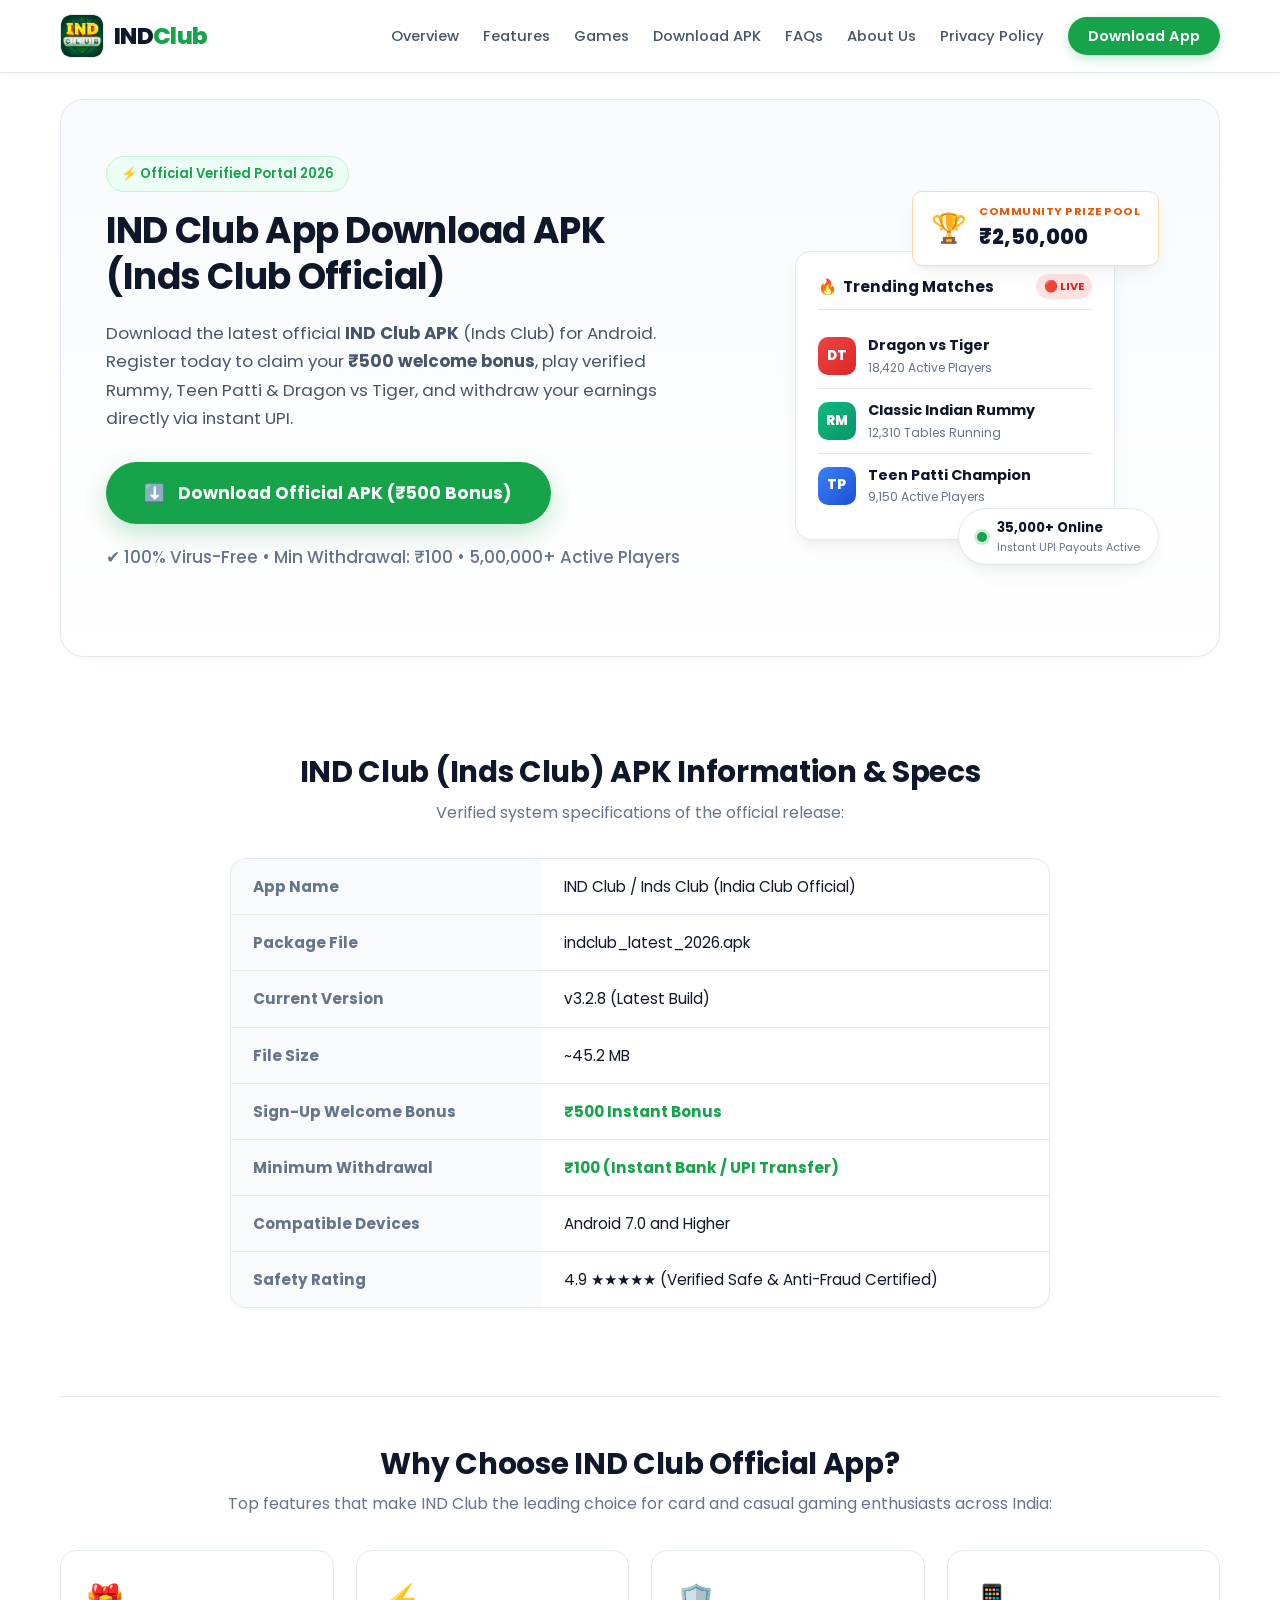
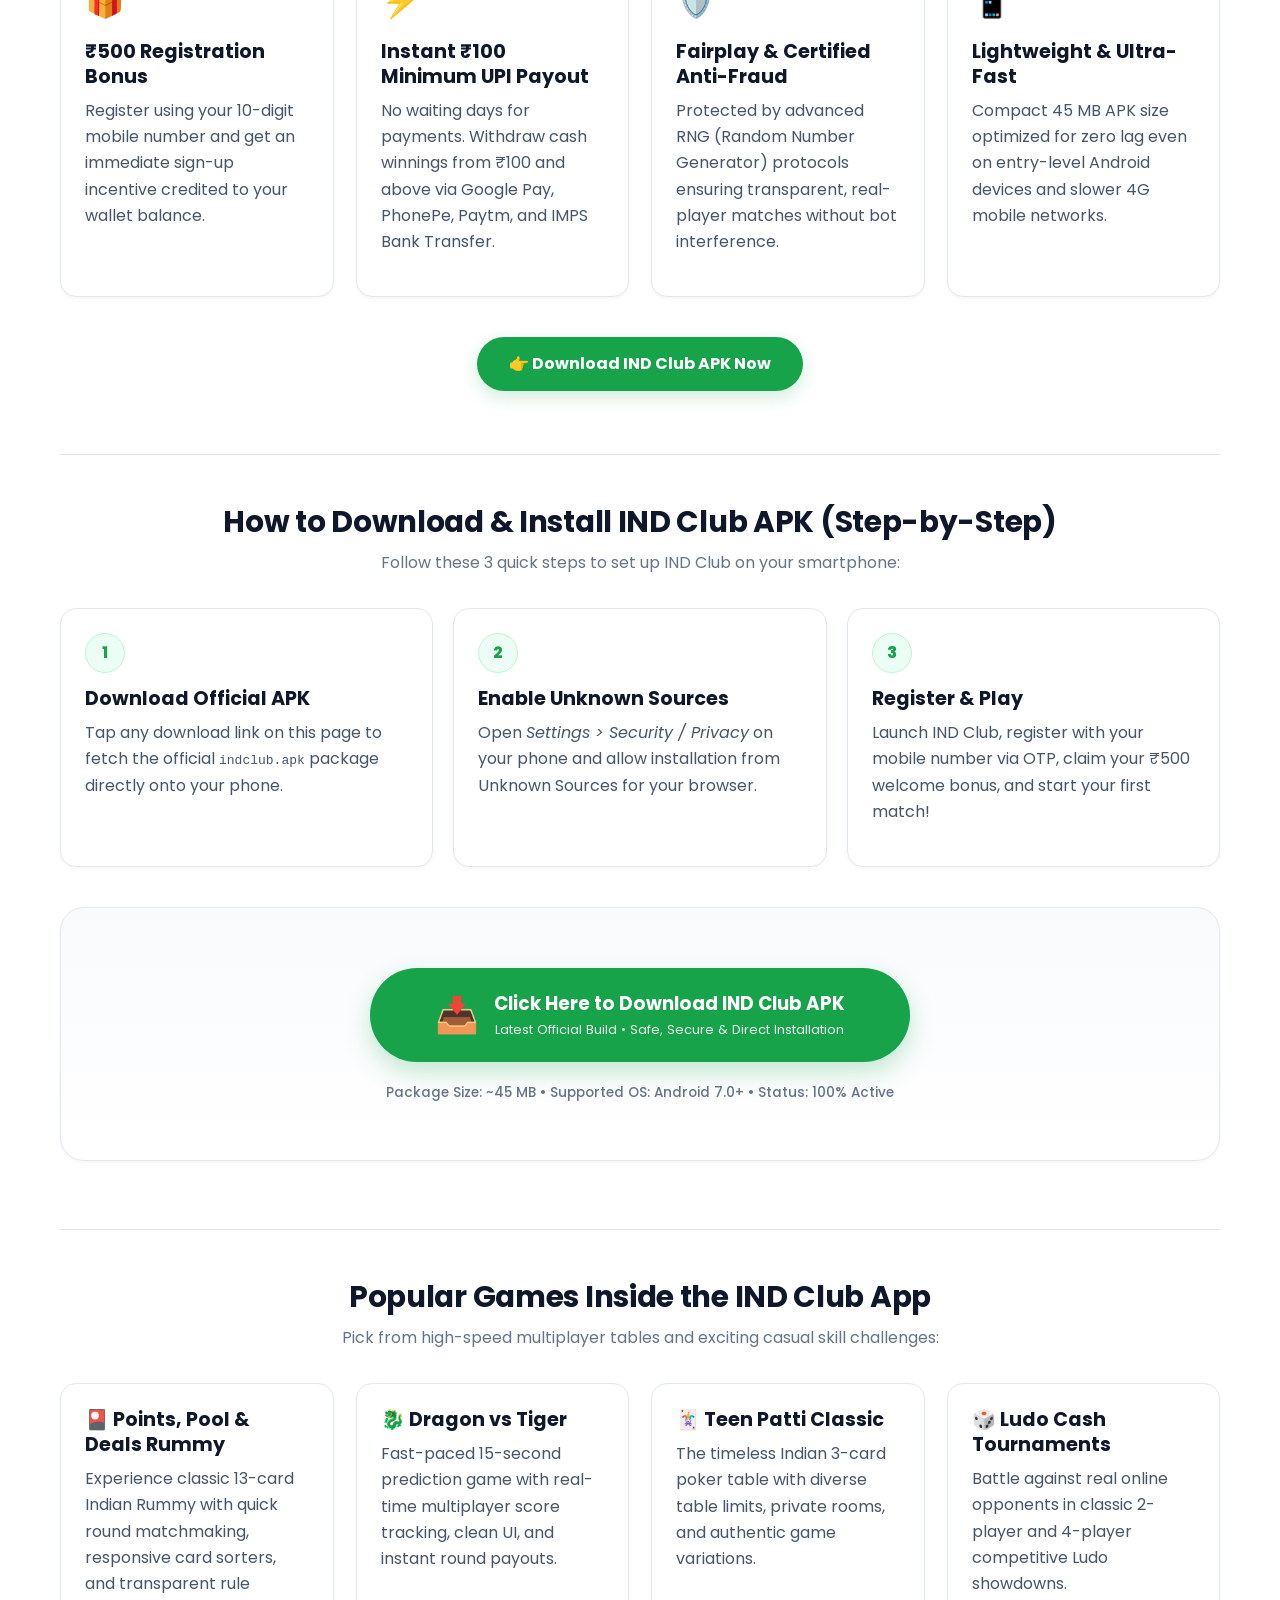
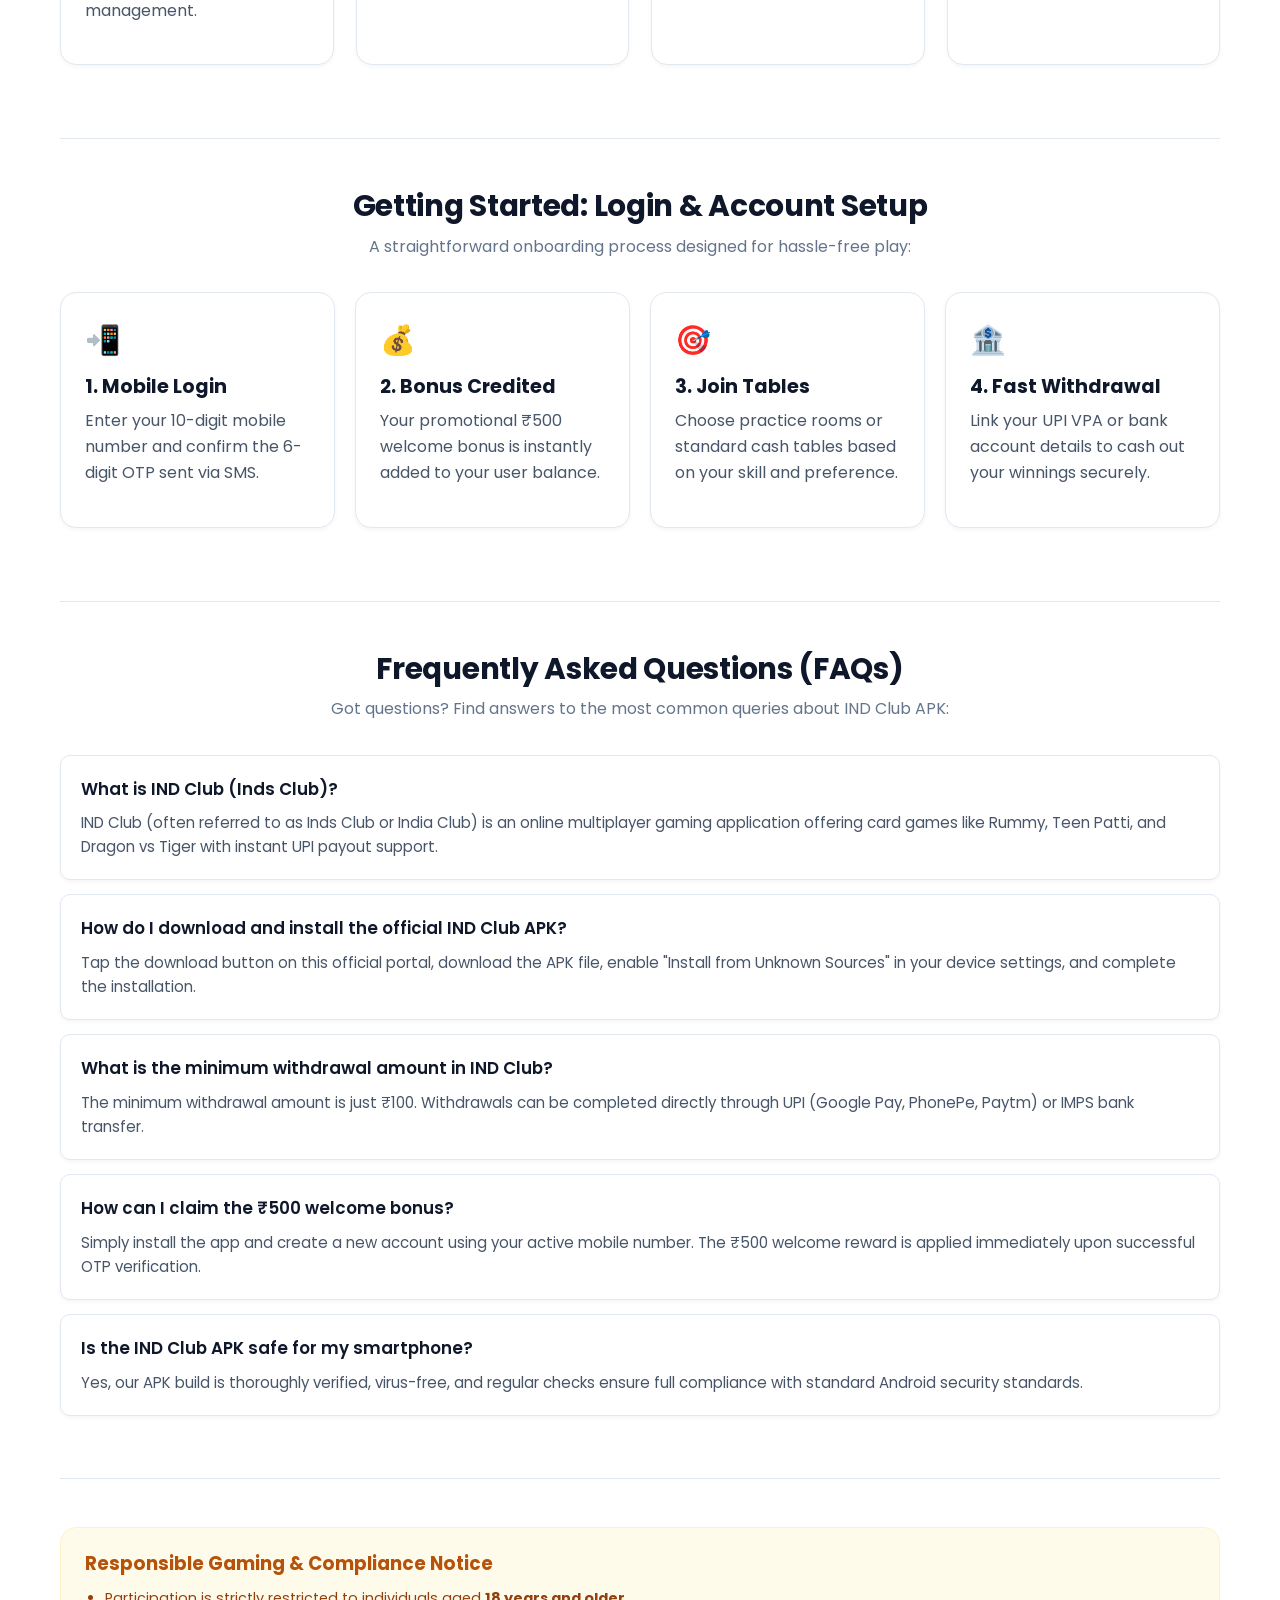
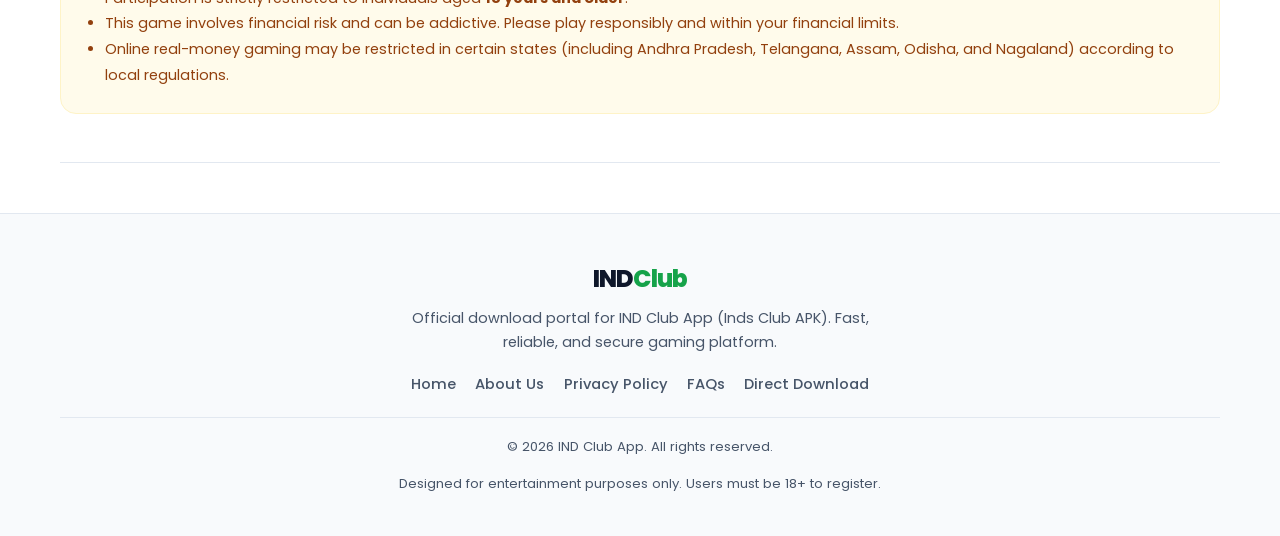
<file: index.html>
<!DOCTYPE html>
<html lang="en-IN">
<head>
    <meta name="google-site-verification" content="g_T6uJ08qZesjcP_7ChmclVTLWNyagK-dsM1_W_2v1s" />
    <meta charset="UTF-8">
    <meta http-equiv="X-UA-Compatible" content="IE=edge">
    <meta name="viewport" content="width=device-width, initial-scale=1.0">

    <!-- High-Ranking SEO Title & Meta -->
    <title>IND Club App Download APK (Official 2026) - Inds Club Login & ₹500 Bonus</title>
    <meta name="description" content="Download official IND Club APK (Inds Club Latest Version 2026). Claim instant ₹500 welcome bonus, min ₹100 instant UPI withdrawals & certified Rummy, Dragon vs Tiger.">
    <meta name="keywords" content="ind club, ind club app download, inds club, inds club apk, ind club apk download, ind club login, ind club bonus, india club app, inds club download 2026, ind club withdrawal proof">

    <meta name="author" content="IND Club Team">
    <meta name="publisher" content="IND Club App">
    <meta name="robots" content="index, follow, max-image-preview:large, max-snippet:-1, max-video-preview:-1">
    <meta name="googlebot" content="index, follow">

    <link rel="canonical" href="https://indclub.live/">

    <meta name="language" content="English">
    <meta name="geo.region" content="IN">
    <meta name="geo.placename" content="India">

    <!-- Favicon -->
    <link rel="icon" href="/images/logo.jpg" type="image/x-icon">
    <link rel="apple-touch-icon" href="/images/logo.jpg">

    <link rel="preload" as="style" href="/style.css">

    <!-- Google Font -->
    <link rel="preconnect" href="https://fonts.googleapis.com">
    <link rel="preconnect" href="https://fonts.gstatic.com" crossorigin>
    <link href="https://fonts.googleapis.com/css2?family=Poppins:wght@300;400;500;600;700;800&display=swap" rel="stylesheet">

    <!-- Stylesheet Link -->
    <link rel="stylesheet" href="/style.css">

    <!-- Open Graph -->
    <meta property="og:title" content="IND Club App Download APK - Inds Club Play & Win Cash">
    <meta property="og:description" content="Download official IND Club App APK 2026. Fast ₹100 withdrawals, 24/7 support, and instant ₹500 welcome bonus!">
    <meta property="og:type" content="website">
    <meta property="og:url" content="https://indclub.live/">
    <meta property="og:image" content="https://indclub.live/images/logo.jpg">
    <meta property="og:site_name" content="IND Club App">
    <meta property="og:locale" content="en_IN">

    <meta name="theme-color" content="#ffffff">

    <!-- Rich Schema (SoftwareApplication + FAQPage) -->
    <script type="application/ld+json">
    [
      {
        "@context": "https://schema.org",
        "@type": "SoftwareApplication",
        "name": "IND Club App (Inds Club)",
        "description": "Official IND Club APK with instant ₹500 welcome bonus and fast UPI withdrawals",
        "applicationCategory": "GameApplication",
        "operatingSystem": "Android 7.0+",
        "downloadUrl": "https://indclub95.com/?code=W23WPAMW5M6&t=1788690538",
        "aggregateRating": {
          "@type": "AggregateRating",
          "ratingValue": "4.9",
          "ratingCount": "48920"
        },
        "offers": {
          "@type": "Offer",
          "price": "0",
          "priceCurrency": "INR"
        }
      },
      {
        "@context": "https://schema.org",
        "@type": "FAQPage",
        "mainEntity": [
          {
            "@type": "Question",
            "name": "How do I download IND Club (Inds Club) App?",
            "acceptedAnswer": {
              "@type": "Answer",
              "text": "Click on any download button on this page to download the latest official IND Club APK file directly to your Android device."
            }
          },
          {
            "@type": "Question",
            "name": "What is the minimum withdrawal limit in IND Club?",
            "acceptedAnswer": {
              "@type": "Answer",
              "text": "The minimum withdrawal limit is ₹100, credited quickly via UPI, Paytm, PhonePe, or Bank IMPS with zero processing fees."
            }
          },
          {
            "@type": "Question",
            "name": "How to claim the ₹500 welcome bonus?",
            "acceptedAnswer": {
              "@type": "Answer",
              "text": "Install the app, register with your 10-digit mobile number, and your welcome bonus will be credited automatically to your wallet."
            }
          },
          {
            "@type": "Question",
            "name": "Is IND Club APK safe to install on Android?",
            "acceptedAnswer": {
              "@type": "Answer",
              "text": "Yes, IND Club APK is scanned and 100% free from malware, viruses, and third-party bloatware."
            }
          }
        ]
      }
    ]
    </script>
</head>

<body>
    <!-- Header -->
    <header>
        <div class="container header-content">
            <a href="https://indclub.live/" class="logo-container">
                <img 
                    src="/images/logo.jpg" 
                    alt="IND Club App Logo" 
                    class="logo-img"
                    width="44"
                    height="44"
                    loading="eager"
                    fetchpriority="high"
                >
                <span class="logo-text">IND<span>Club</span></span>
            </a>
            
            <button class="mobile-menu-btn" id="mobileMenuBtn" aria-label="Toggle navigation menu">☰</button>
            
            <nav id="mainNav">
                <ul>
                    <li><a href="#overview">Overview</a></li>
                    <li><a href="#why-download">Features</a></li>
                    <li><a href="#games">Games</a></li>
                    <li><a href="#download">Download APK</a></li>
                    <li><a href="#faq">FAQs</a></li>
                    <li><a href="about.html">About Us</a></li>
                    <li><a href="privacy.html">Privacy Policy</a></li>
                    <li><a href="https://indclub95.com/?code=W23WPAMW5M6&t=1788690538" target="_blank" rel="noopener noreferrer" class="nav-download-cta">Download App</a></li>
                </ul>
            </nav>
        </div>
    </header>

    <!-- Main Content -->
    <main class="container">
        <!-- Hero Section -->
        <section class="hero">
            <div class="hero-content">
                <span class="hero-badge">⚡ Official Verified Portal 2026</span>
                <h1>IND Club App Download APK (Inds Club Official)</h1>
                <p>Download the latest official <strong>IND Club APK</strong> (Inds Club) for Android. Register today to claim your <strong>₹500 welcome bonus</strong>, play verified Rummy, Teen Patti & Dragon vs Tiger, and withdraw your earnings directly via instant UPI.</p>
                
                <a href="https://indclub95.com/?code=W23WPAMW5M6&t=1788690538" target="_blank" rel="noopener noreferrer" class="hero-download-btn">
                    <span class="hero-download-icon" aria-hidden="true">⬇️</span>
                    <span>Download Official APK (₹500 Bonus)</span>
                </a>
                <p class="download-note">✔ 100% Virus-Free • Min Withdrawal: ₹100 • 5,00,000+ Active Players</p>
            </div>
            
            <!-- Interactive Live Status Card -->
            <div class="hero-media interactive-hero-box">
                <div class="floating-jackpot-card float-anim">
                    <div class="jackpot-icon">🏆</div>
                    <div class="jackpot-details">
                        <span class="jackpot-label">COMMUNITY PRIZE POOL</span>
                        <span class="jackpot-amount">₹2,50,000</span>
                    </div>
                </div>

                <div class="hot-now-card">
                    <div class="hot-header">
                        <div class="hot-title">
                            <span>🔥</span>
                            <strong>Trending Matches</strong>
                        </div>
                        <span class="live-pulse-badge">🔴 LIVE</span>
                    </div>
                    
                    <div class="hot-game-row">
                        <div class="mini-app-badge red-badge">DT</div>
                        <div class="hot-game-text">
                            <strong>Dragon vs Tiger</strong>
                            <small>18,420 Active Players</small>
                        </div>
                    </div>

                    <div class="hot-game-row">
                        <div class="mini-app-badge green-badge">RM</div>
                        <div class="hot-game-text">
                            <strong>Classic Indian Rummy</strong>
                            <small>12,310 Tables Running</small>
                        </div>
                    </div>

                    <div class="hot-game-row">
                        <div class="mini-app-badge blue-badge">TP</div>
                        <div class="hot-game-text">
                            <strong>Teen Patti Champion</strong>
                            <small>9,150 Active Players</small>
                        </div>
                    </div>
                </div>

                <div class="online-players-badge float-anim-slow">
                    <span class="pulse-dot"></span>
                    <div class="online-text">
                        <strong>35,000+ Online</strong>
                        <small>Instant UPI Payouts Active</small>
                    </div>
                </div>
            </div>
        </section>

        <!-- Quick Overview Specs Table -->
        <section class="content-section" id="overview">
            <div class="section-title-wrap">
                <h2>IND Club (Inds Club) APK Information & Specs</h2>
                <p class="section-subtitle">Verified system specifications of the official release:</p>
            </div>
            
            <div class="specs-table-wrapper">
                <table class="specs-table">
                    <tbody>
                        <tr>
                            <td><strong>App Name</strong></td>
                            <td>IND Club / Inds Club (India Club Official)</td>
                        </tr>
                        <tr>
                            <td><strong>Package File</strong></td>
                            <td>indclub_latest_2026.apk</td>
                        </tr>
                        <tr>
                            <td><strong>Current Version</strong></td>
                            <td>v3.2.8 (Latest Build)</td>
                        </tr>
                        <tr>
                            <td><strong>File Size</strong></td>
                            <td>~45.2 MB</td>
                        </tr>
                        <tr>
                            <td><strong>Sign-Up Welcome Bonus</strong></td>
                            <td><span class="highlight-green">₹500 Instant Bonus</span></td>
                        </tr>
                        <tr>
                            <td><strong>Minimum Withdrawal</strong></td>
                            <td><span class="highlight-green">₹100 (Instant Bank / UPI Transfer)</span></td>
                        </tr>
                        <tr>
                            <td><strong>Compatible Devices</strong></td>
                            <td>Android 7.0 and Higher</td>
                        </tr>
                        <tr>
                            <td><strong>Safety Rating</strong></td>
                            <td>4.9 ★★★★★ (Verified Safe & Anti-Fraud Certified)</td>
                        </tr>
                    </tbody>
                </table>
            </div>
        </section>

        <!-- Why Download -->
        <section class="content-section" id="why-download">
            <div class="section-title-wrap">
                <h2>Why Choose IND Club Official App?</h2>
                <p class="section-subtitle">Top features that make IND Club the leading choice for card and casual gaming enthusiasts across India:</p>
            </div>
            
            <div class="features-grid">
                <div class="feature-card">
                    <div class="feature-icon">🎁</div>
                    <h3>₹500 Registration Bonus</h3>
                    <p>Register using your 10-digit mobile number and get an immediate sign-up incentive credited to your wallet balance.</p>
                </div>
                
                <div class="feature-card">
                    <div class="feature-icon">⚡</div>
                    <h3>Instant ₹100 Minimum UPI Payout</h3>
                    <p>No waiting days for payments. Withdraw cash winnings from ₹100 and above via Google Pay, PhonePe, Paytm, and IMPS Bank Transfer.</p>
                </div>
                
                <div class="feature-card">
                    <div class="feature-icon">🛡️</div>
                    <h3>Fairplay & Certified Anti-Fraud</h3>
                    <p>Protected by advanced RNG (Random Number Generator) protocols ensuring transparent, real-player matches without bot interference.</p>
                </div>
                
                <div class="feature-card">
                    <div class="feature-icon">📱</div>
                    <h3>Lightweight & Ultra-Fast</h3>
                    <p>Compact 45 MB APK size optimized for zero lag even on entry-level Android devices and slower 4G mobile networks.</p>
                </div>
            </div>
            
            <div class="text-center">
                <a href="https://indclub95.com/?code=W23WPAMW5M6&t=1788690538" target="_blank" rel="noopener noreferrer" class="cta-button">
                    👉 Download IND Club APK Now
                </a>
            </div>
        </section>

        <!-- Download & Installation Guide -->
        <section class="content-section" id="download">
            <div class="section-title-wrap">
                <h2>How to Download & Install IND Club APK (Step-by-Step)</h2>
                <p class="section-subtitle">Follow these 3 quick steps to set up IND Club on your smartphone:</p>
            </div>
            
            <div class="steps-container">
                <div class="step">
                    <div class="step-number">1</div>
                    <h3>Download Official APK</h3>
                    <p>Tap any download link on this page to fetch the official <code>indclub.apk</code> package directly onto your phone.</p>
                </div>
                
                <div class="step">
                    <div class="step-number">2</div>
                    <h3>Enable Unknown Sources</h3>
                    <p>Open <em>Settings > Security / Privacy</em> on your phone and allow installation from Unknown Sources for your browser.</p>
                </div>
                
                <div class="step">
                    <div class="step-number">3</div>
                    <h3>Register & Play</h3>
                    <p>Launch IND Club, register with your mobile number via OTP, claim your ₹500 welcome bonus, and start your first match!</p>
                </div>
            </div>
            
            <div class="main-download-section">
                <a href="https://indclub95.com/?code=W23WPAMW5M6&t=1788690538" target="_blank" rel="noopener noreferrer" class="main-download-btn">
                    <span class="download-icon-large">📥</span>
                    <div>
                        <strong>Click Here to Download IND Club APK</strong>
                        <small>Latest Official Build • Safe, Secure & Direct Installation</small>
                    </div>
                </a>
                <p class="file-size">Package Size: ~45 MB • Supported OS: Android 7.0+ • Status: 100% Active</p>
            </div>
        </section>

        <!-- Games Available -->
        <section class="content-section" id="games">
            <div class="section-title-wrap">
                <h2>Popular Games Inside the IND Club App</h2>
                <p class="section-subtitle">Pick from high-speed multiplayer tables and exciting casual skill challenges:</p>
            </div>
            
            <div class="games-grid">
                <div class="game-card">
                    <h3>🎴 Points, Pool & Deals Rummy</h3>
                    <p>Experience classic 13-card Indian Rummy with quick round matchmaking, responsive card sorters, and transparent rule management.</p>
                </div>
                
                <div class="game-card">
                    <h3>🐉 Dragon vs Tiger</h3>
                    <p>Fast-paced 15-second prediction game with real-time multiplayer score tracking, clean UI, and instant round payouts.</p>
                </div>
                
                <div class="game-card">
                    <h3>🃏 Teen Patti Classic</h3>
                    <p>The timeless Indian 3-card poker table with diverse table limits, private rooms, and authentic game variations.</p>
                </div>
                
                <div class="game-card">
                    <h3>🎲 Ludo Cash Tournaments</h3>
                    <p>Battle against real online opponents in classic 2-player and 4-player competitive Ludo showdowns.</p>
                </div>
            </div>
        </section>

        <!-- Guide to Account Setup -->
        <section class="content-section" id="get-started">
            <div class="section-title-wrap">
                <h2>Getting Started: Login & Account Setup</h2>
                <p class="section-subtitle">A straightforward onboarding process designed for hassle-free play:</p>
            </div>
            
            <div class="guide-container">
                <div class="guide-step">
                    <div class="guide-icon">📲</div>
                    <h3>1. Mobile Login</h3>
                    <p>Enter your 10-digit mobile number and confirm the 6-digit OTP sent via SMS.</p>
                </div>
                
                <div class="guide-step">
                    <div class="guide-icon">💰</div>
                    <h3>2. Bonus Credited</h3>
                    <p>Your promotional ₹500 welcome bonus is instantly added to your user balance.</p>
                </div>
                
                <div class="guide-step">
                    <div class="guide-icon">🎯</div>
                    <h3>3. Join Tables</h3>
                    <p>Choose practice rooms or standard cash tables based on your skill and preference.</p>
                </div>
                
                <div class="guide-step">
                    <div class="guide-icon">🏦</div>
                    <h3>4. Fast Withdrawal</h3>
                    <p>Link your UPI VPA or bank account details to cash out your winnings securely.</p>
                </div>
            </div>
        </section>

        <!-- FAQ Section -->
        <section class="content-section" id="faq">
            <div class="section-title-wrap">
                <h2>Frequently Asked Questions (FAQs)</h2>
                <p class="section-subtitle">Got questions? Find answers to the most common queries about IND Club APK:</p>
            </div>
            
            <div class="faq-item">
                <div class="faq-question">What is IND Club (Inds Club)?</div>
                <div class="faq-answer">IND Club (often referred to as Inds Club or India Club) is an online multiplayer gaming application offering card games like Rummy, Teen Patti, and Dragon vs Tiger with instant UPI payout support.</div>
            </div>

            <div class="faq-item">
                <div class="faq-question">How do I download and install the official IND Club APK?</div>
                <div class="faq-answer">Tap the download button on this official portal, download the APK file, enable "Install from Unknown Sources" in your device settings, and complete the installation.</div>
            </div>
            
            <div class="faq-item">
                <div class="faq-question">What is the minimum withdrawal amount in IND Club?</div>
                <div class="faq-answer">The minimum withdrawal amount is just ₹100. Withdrawals can be completed directly through UPI (Google Pay, PhonePe, Paytm) or IMPS bank transfer.</div>
            </div>
            
            <div class="faq-item">
                <div class="faq-question">How can I claim the ₹500 welcome bonus?</div>
                <div class="faq-answer">Simply install the app and create a new account using your active mobile number. The ₹500 welcome reward is applied immediately upon successful OTP verification.</div>
            </div>

            <div class="faq-item">
                <div class="faq-question">Is the IND Club APK safe for my smartphone?</div>
                <div class="faq-answer">Yes, our APK build is thoroughly verified, virus-free, and regular checks ensure full compliance with standard Android security standards.</div>
            </div>
        </section>

        <!-- Responsible Gaming / Legal Notice -->
        <section class="content-section" id="legal">
            <div class="legal-notice">
                <h3>Responsible Gaming & Compliance Notice</h3>
                <ul>
                    <li>Participation is strictly restricted to individuals aged <strong>18 years and older</strong>.</li>
                    <li>This game involves financial risk and can be addictive. Please play responsibly and within your financial limits.</li>
                    <li>Online real-money gaming may be restricted in certain states (including Andhra Pradesh, Telangana, Assam, Odisha, and Nagaland) according to local regulations.</li>
                </ul>
            </div>
        </section>
    </main>

    <!-- Floating Download Button -->
    <a href="https://indclub95.com/?code=W23WPAMW5M6&t=1788690538" target="_blank" rel="noopener noreferrer" class="floating-download-btn" id="downloadBtn" aria-label="Download IND Club APK">
        <span class="download-icon" aria-hidden="true">⬇️</span>
        <span>Download APK (₹500 Bonus)</span>
    </a>

    <!-- Footer -->
    <footer>
        <div class="container footer-content">
            <div class="footer-brand">
                <span class="logo-text">IND<span>Club</span></span>
                <p>Official download portal for IND Club App (Inds Club APK). Fast, reliable, and secure gaming platform.</p>
            </div>

            <div class="footer-links">
                <a href="https://indclub.live/">Home</a>
                <a href="about.html">About Us</a>
                <a href="privacy.html">Privacy Policy</a>
                <a href="#faq">FAQs</a>
                <a href="https://indclub95.com/?code=W23WPAMW5M6&t=1788690538" target="_blank" rel="noopener noreferrer">Direct Download</a>
            </div>
            
            <div class="disclaimer">
                <p>© 2026 IND Club App. All rights reserved.</p>
                <p>Designed for entertainment purposes only. Users must be 18+ to register.</p>
            </div>
        </div>
    </footer>

    <!-- JavaScript -->
    <script>
        document.addEventListener('DOMContentLoaded', function() {
            const mobileMenuBtn = document.getElementById('mobileMenuBtn');
            const mainNav = document.getElementById('mainNav');
            
            if (mobileMenuBtn && mainNav) {
                mobileMenuBtn.addEventListener('click', () => {
                    mainNav.classList.toggle('active');
                });
                
                document.addEventListener('click', (e) => {
                    if (!mainNav.contains(e.target) && !mobileMenuBtn.contains(e.target)) {
                        mainNav.classList.remove('active');
                    }
                });
                
                mainNav.querySelectorAll('a').forEach(link => {
                    link.addEventListener('click', () => {
                        mainNav.classList.remove('active');
                    });
                });
            }
            
            // Smooth scrolling
            document.querySelectorAll('a[href^="#"]').forEach(anchor => {
                anchor.addEventListener('click', function(e) {
                    e.preventDefault();
                    const targetId = this.getAttribute('href');
                    if (targetId === '#') return;
                    const targetElement = document.querySelector(targetId);
                    if (targetElement) {
                        window.scrollTo({
                            top: targetElement.offsetTop - 75,
                            behavior: 'smooth'
                        });
                    }
                });
            });
            
            // Floating button animation
            window.addEventListener('scroll', () => {
                const downloadBtn = document.getElementById('downloadBtn');
                if (downloadBtn) {
                    if (window.scrollY > 350) {
                        downloadBtn.style.opacity = '1';
                        downloadBtn.style.visibility = 'visible';
                        downloadBtn.style.transform = 'translateY(0)';
                    } else {
                        downloadBtn.style.opacity = '0';
                        downloadBtn.style.visibility = 'hidden';
                        downloadBtn.style.transform = 'translateY(20px)';
                    }
                }
            });
            
            window.dispatchEvent(new Event('scroll'));
        });
    </script>
</body>
</html>
</file>
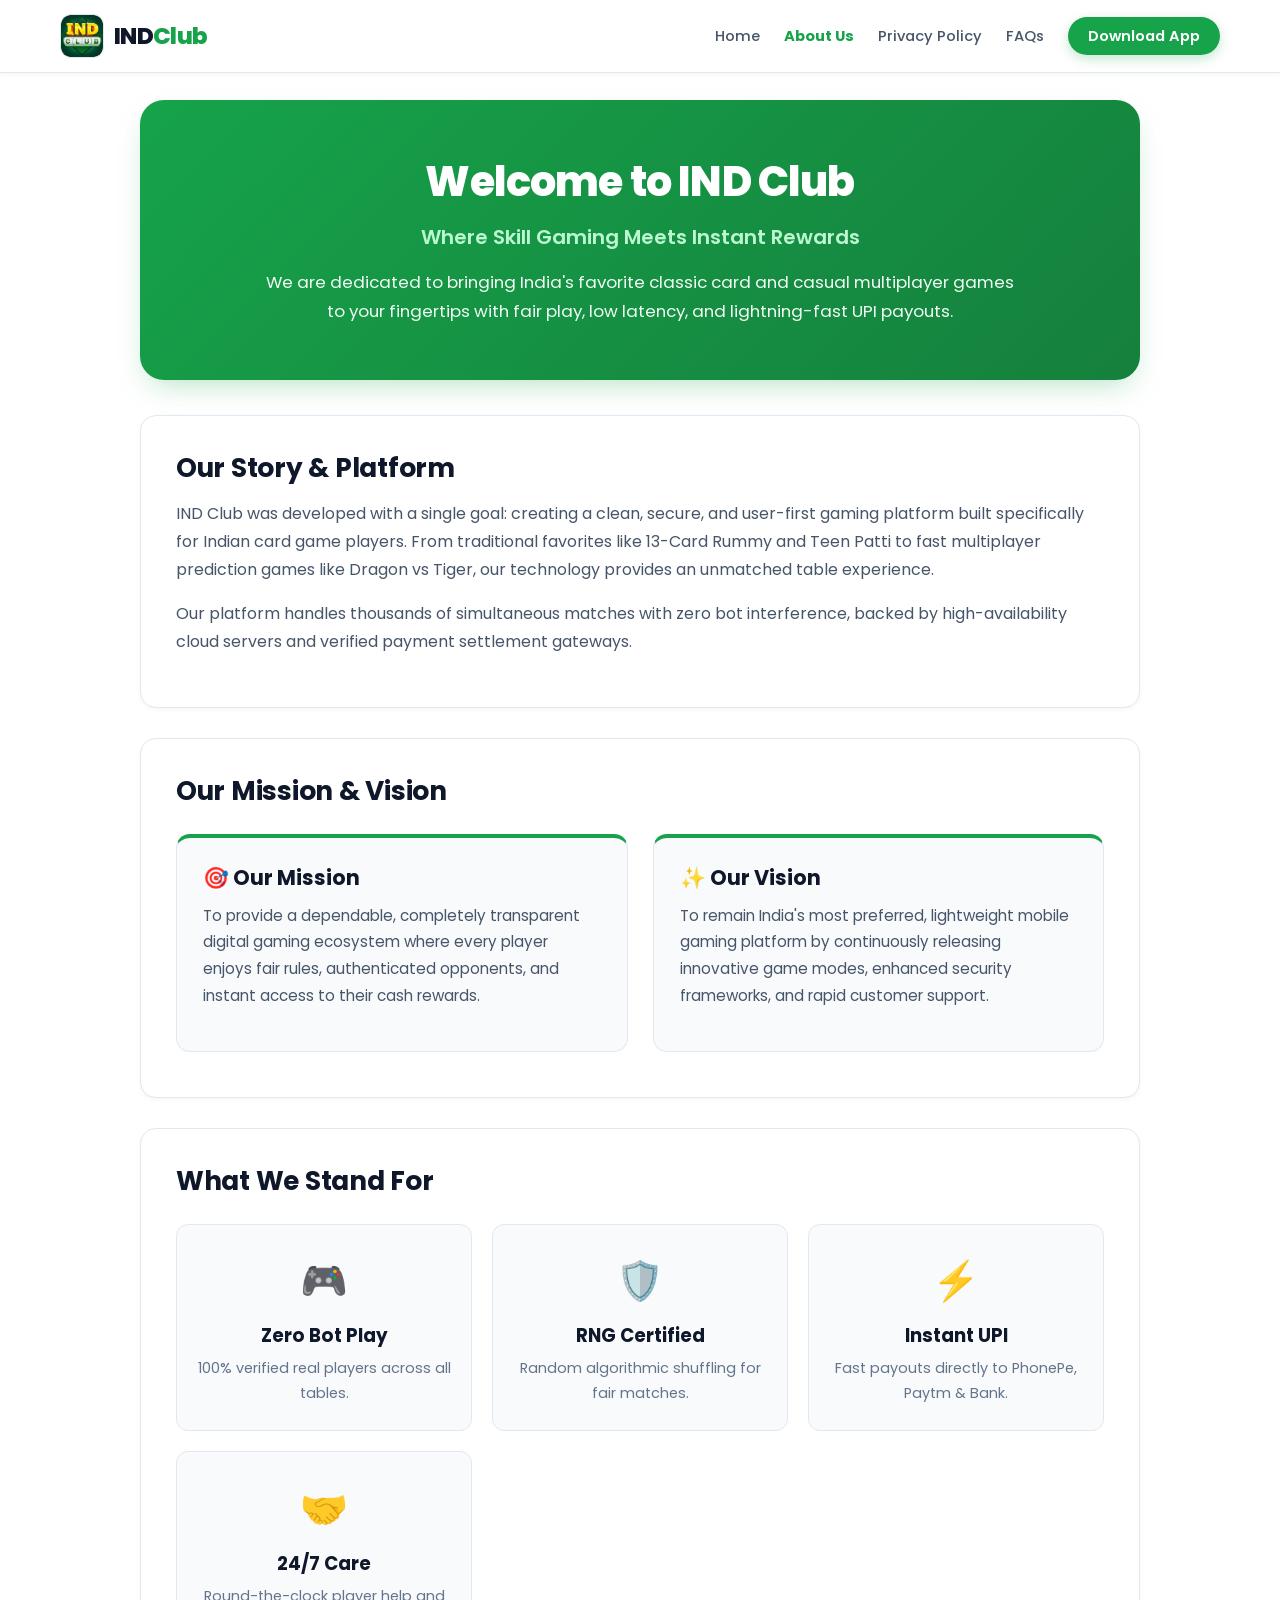
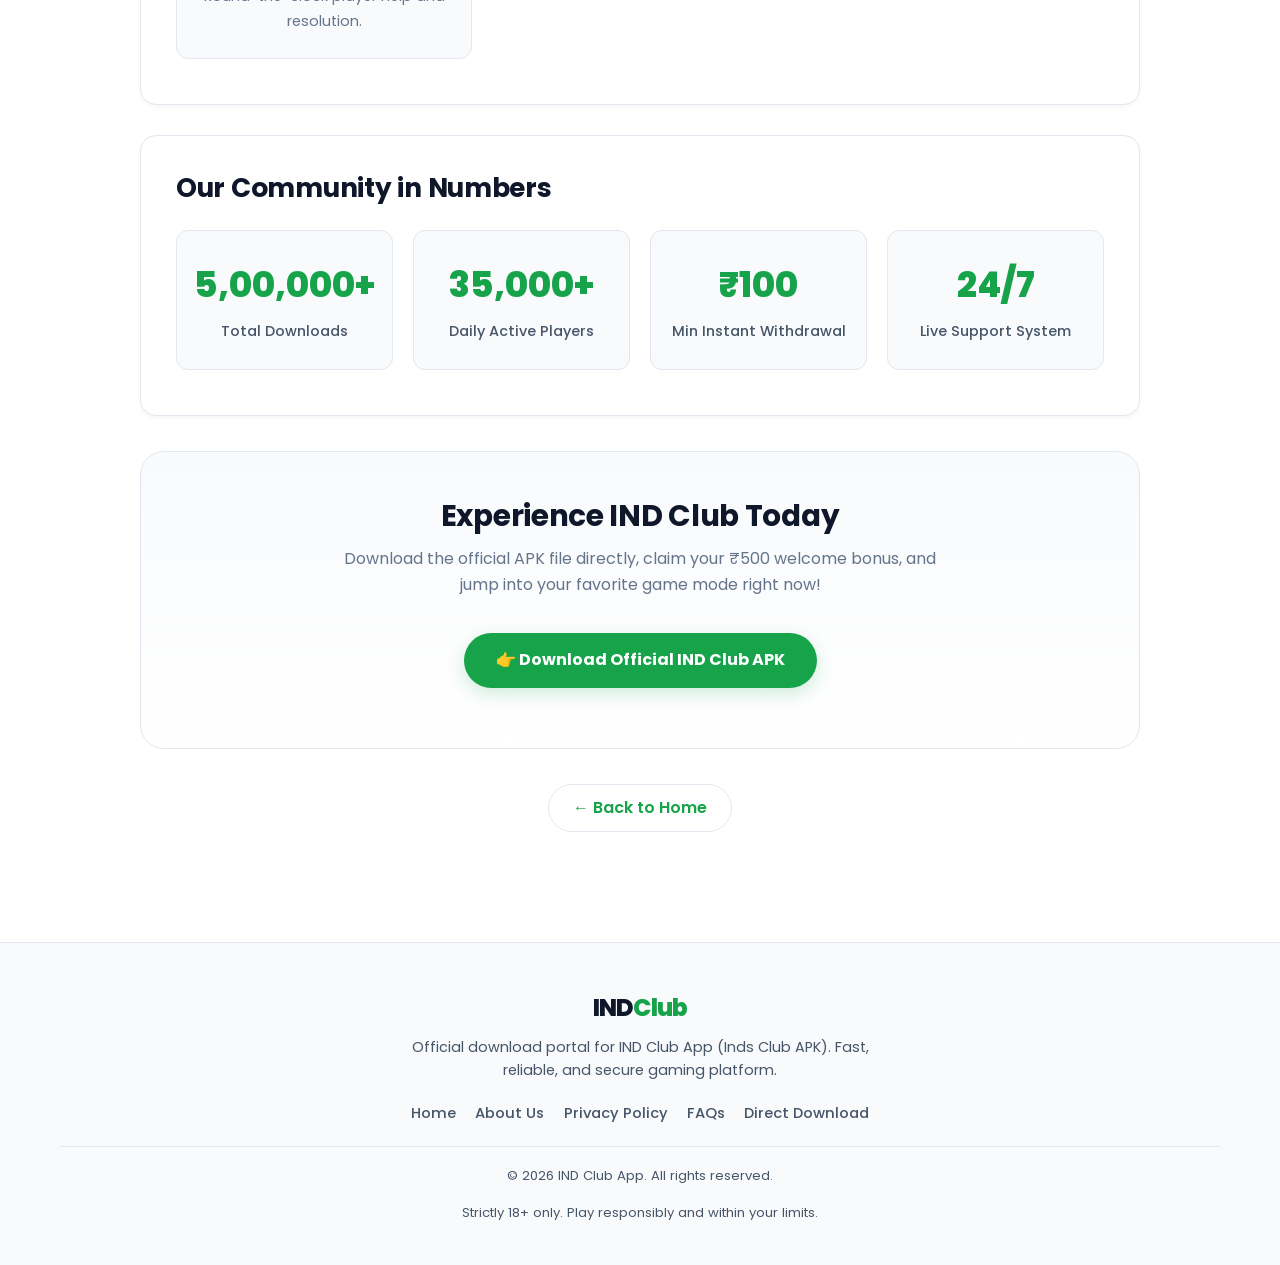
<file: about.html>
<!DOCTYPE html>
<html lang="en-IN">
<head>
    <meta charset="UTF-8">
    <meta http-equiv="X-UA-Compatible" content="IE=edge">
    <meta name="viewport" content="width=device-width, initial-scale=1.0">

    <title>About IND Club App - Official Story, Vision & Platform</title>
    <meta name="description" content="Discover the story behind IND Club App - bringing high-performance Rummy, Teen Patti, and certified casual gaming to players across India.">
    <meta name="keywords" content="about ind club, ind club about us, ind club mission, gaming platform india, inds club">

    <meta name="author" content="IND Club Team">
    <meta name="publisher" content="IND Club App">
    <meta name="robots" content="index, follow, max-image-preview:large, max-snippet:-1, max-video-preview:-1">
    <meta name="googlebot" content="index, follow">

    <link rel="canonical" href="https://indclub.live/about.html">

    <link rel="icon" href="/images/logo.jpg" type="image/x-icon">
    <link rel="apple-touch-icon" href="/images/logo.jpg">

    <link rel="preconnect" href="https://fonts.googleapis.com">
    <link rel="preconnect" href="https://fonts.gstatic.com" crossorigin>
    <link href="https://fonts.googleapis.com/css2?family=Poppins:wght@300;400;500;600;700;800&display=swap" rel="stylesheet">
    <link rel="stylesheet" href="/style.css">

    <meta property="og:title" content="About IND Club App - Gaming With Purpose">
    <meta property="og:description" content="Learn about our mission to create India's most trusted gaming portal with fair play and instant payouts.">
    <meta property="og:type" content="website">
    <meta property="og:url" content="https://indclub.live/about.html">
    <meta property="og:image" content="https://indclub.live/images/logo.jpg">
    <meta property="og:site_name" content="IND Club App">

    <meta name="theme-color" content="#ffffff">

    <script type="application/ld+json">
    {
      "@context": "https://schema.org",
      "@type": "AboutPage",
      "name": "About IND Club App",
      "description": "Learn about IND Club App's mission and journey in bringing exciting gaming experiences to India",
      "publisher": {
        "@type": "Organization",
        "name": "IND Club",
        "url": "https://indclub.live"
      }
    }
    </script>

    <style>
        .about-page-wrapper {
            max-width: 1000px;
            margin: 0 auto;
            padding-bottom: 50px;
        }

        /* Banner Hero */
        .about-hero {
            background: linear-gradient(135deg, #16a34a 0%, #15803d 100%);
            padding: 55px 30px;
            text-align: center;
            border-radius: var(--radius-lg, 20px);
            margin: 25px 0 35px;
            box-shadow: 0 12px 30px -10px rgba(22, 163, 74, 0.35);
        }
        
        .about-hero h1 {
            font-size: 2.6rem;
            margin-bottom: 12px;
            color: #ffffff !important;
            font-weight: 800;
            letter-spacing: -0.02em;
        }
        
        .about-hero .hero-subtitle {
            font-size: 1.25rem;
            color: #bbf7d0 !important;
            font-weight: 600;
            margin-bottom: 14px;
        }
        
        .about-hero .hero-desc {
            font-size: 1.05rem;
            color: #f0fdf4 !important;
            max-width: 760px;
            margin: 0 auto;
            line-height: 1.7;
            font-weight: 400;
        }

        /* Section Container */
        .about-card-section {
            background: #ffffff;
            border: 1px solid #e2e8f0;
            border-radius: var(--radius-md, 16px);
            padding: 35px;
            margin-bottom: 30px;
            box-shadow: var(--shadow-sm, 0 2px 4px rgba(0,0,0,0.04));
        }

        .about-card-section h2 {
            text-align: left;
            color: #0f172a;
            font-size: 1.65rem;
            margin-bottom: 15px;
        }

        .about-card-section p {
            color: #475569;
            line-height: 1.75;
            font-size: 1rem;
        }
        
        .mission-vision {
            display: grid;
            grid-template-columns: repeat(auto-fit, minmax(300px, 1fr));
            gap: 25px;
            margin: 25px 0 10px;
        }
        
        .mission-card, .vision-card {
            background: #f8fafc;
            padding: 26px;
            border-radius: 14px;
            border: 1px solid #e2e8f0;
            border-top: 4px solid #16a34a;
        }
        
        .mission-card h3, .vision-card h3 {
            color: #0f172a;
            margin-bottom: 12px;
            font-size: 1.3rem;
        }

        .mission-card p, .vision-card p {
            color: #475569;
            font-size: 0.95rem;
        }

        /* Values Grid */
        .values-grid {
            display: grid;
            grid-template-columns: repeat(auto-fit, minmax(220px, 1fr));
            gap: 20px;
            margin: 25px 0 10px;
        }
        
        .value-card {
            text-align: center;
            padding: 24px 20px;
            background: #f8fafc;
            border-radius: 12px;
            border: 1px solid #e2e8f0;
            transition: all 0.25s;
        }
        
        .value-card:hover {
            transform: translateY(-3px);
            border-color: #cbd5e1;
            box-shadow: var(--shadow-md, 0 10px 25px -5px rgba(0,0,0,0.06));
        }
        
        .value-icon {
            font-size: 2.4rem;
            margin-bottom: 12px;
            display: block;
        }

        .value-card h3 {
            font-size: 1.15rem;
            color: #0f172a;
            margin-bottom: 8px;
        }

        .value-card p {
            font-size: 0.9rem;
            color: #64748b;
            margin-bottom: 0;
        }
        
        /* Community Stats */
        .community-stats {
            display: grid;
            grid-template-columns: repeat(auto-fit, minmax(180px, 1fr));
            gap: 20px;
            margin: 25px 0 10px;
        }
        
        .stat-card {
            text-align: center;
            padding: 25px 15px;
            background: #f8fafc;
            border-radius: 12px;
            border: 1px solid #e2e8f0;
        }
        
        .stat-number {
            font-size: 2.2rem;
            font-weight: 800;
            color: #16a34a;
            margin-bottom: 6px;
        }
        
        .stat-label {
            color: #475569;
            font-size: 0.9rem;
            font-weight: 500;
        }

        /* CTA Section */
        .about-cta-section {
            text-align: center;
            background: linear-gradient(180deg, #f8fafc 0%, #ffffff 100%);
            padding: 45px 25px;
            border-radius: var(--radius-lg, 20px);
            border: 1px solid #e2e8f0;
            margin: 35px 0;
        }

        .about-cta-section h2 {
            text-align: center;
            margin-bottom: 10px;
        }

        .about-cta-section p {
            color: #64748b;
            max-width: 600px;
            margin: 0 auto 20px;
        }

        .back-home {
            text-align: center;
            margin: 30px 0 10px;
        }

        .back-home a {
            display: inline-flex;
            align-items: center;
            gap: 8px;
            color: #16a34a;
            text-decoration: none;
            font-weight: 600;
            padding: 10px 24px;
            border: 1px solid #e2e8f0;
            border-radius: 50px;
            background: #ffffff;
            transition: all 0.25s;
        }

        .back-home a:hover {
            background: #16a34a;
            color: #ffffff;
            border-color: #16a34a;
        }

        @media (max-width: 768px) {
            .about-hero {
                padding: 40px 18px;
            }

            .about-hero h1 {
                font-size: 2rem;
            }

            .about-card-section {
                padding: 24px 18px;
            }

            .community-stats {
                grid-template-columns: repeat(2, 1fr);
            }
        }
    </style>
</head>

<body>
    <!-- Header -->
    <header>
        <div class="container header-content">
            <a href="https://indclub.live/" class="logo-container">
                <img 
                    src="/images/logo.jpg" 
                    alt="IND Club App Logo" 
                    class="logo-img"
                    width="44"
                    height="44"
                    loading="eager"
                    fetchpriority="high"
                >
                <span class="logo-text">IND<span>Club</span></span>
            </a>
            
            <button class="mobile-menu-btn" id="mobileMenuBtn" aria-label="Toggle navigation menu">☰</button>
            
            <nav id="mainNav">
                <ul>
                    <li><a href="https://indclub.live/">Home</a></li>
                    <li><a href="about.html" style="color: #16a34a; font-weight: 700;">About Us</a></li>
                    <li><a href="privacy.html">Privacy Policy</a></li>
                    <li><a href="https://indclub.live/#faq">FAQs</a></li>
                    <li><a href="https://indclub95.com/?code=W23WPAMW5M6&t=1788690538" target="_blank" rel="noopener noreferrer" class="nav-download-cta">Download App</a></li>
                </ul>
            </nav>
        </div>
    </header>

    <!-- Main Content -->
    <main class="container about-page-wrapper">
        <!-- Hero Section -->
        <section class="about-hero">
            <h1>Welcome to IND Club</h1>
            <p class="hero-subtitle">Where Skill Gaming Meets Instant Rewards</p>
            <p class="hero-desc">We are dedicated to bringing India's favorite classic card and casual multiplayer games to your fingertips with fair play, low latency, and lightning-fast UPI payouts.</p>
        </section>

        <!-- Our Story -->
        <section class="about-card-section">
            <h2>Our Story & Platform</h2>
            <p>IND Club was developed with a single goal: creating a clean, secure, and user-first gaming platform built specifically for Indian card game players. From traditional favorites like 13-Card Rummy and Teen Patti to fast multiplayer prediction games like Dragon vs Tiger, our technology provides an unmatched table experience.</p>
            <p>Our platform handles thousands of simultaneous matches with zero bot interference, backed by high-availability cloud servers and verified payment settlement gateways.</p>
        </section>

        <!-- Mission & Vision -->
        <section class="about-card-section">
            <h2>Our Mission & Vision</h2>
            <div class="mission-vision">
                <div class="mission-card">
                    <h3>🎯 Our Mission</h3>
                    <p>To provide a dependable, completely transparent digital gaming ecosystem where every player enjoys fair rules, authenticated opponents, and instant access to their cash rewards.</p>
                </div>
                
                <div class="vision-card">
                    <h3>✨ Our Vision</h3>
                    <p>To remain India's most preferred, lightweight mobile gaming platform by continuously releasing innovative game modes, enhanced security frameworks, and rapid customer support.</p>
                </div>
            </div>
        </section>

        <!-- What We Stand For -->
        <section class="about-card-section">
            <h2>What We Stand For</h2>
            <div class="values-grid">
                <div class="value-card">
                    <span class="value-icon">🎮</span>
                    <h3>Zero Bot Play</h3>
                    <p>100% verified real players across all tables.</p>
                </div>
                
                <div class="value-card">
                    <span class="value-icon">🛡️</span>
                    <h3>RNG Certified</h3>
                    <p>Random algorithmic shuffling for fair matches.</p>
                </div>
                
                <div class="value-card">
                    <span class="value-icon">⚡</span>
                    <h3>Instant UPI</h3>
                    <p>Fast payouts directly to PhonePe, Paytm & Bank.</p>
                </div>
                
                <div class="value-card">
                    <span class="value-icon">🤝</span>
                    <h3>24/7 Care</h3>
                    <p>Round-the-clock player help and resolution.</p>
                </div>
            </div>
        </section>

        <!-- Stats -->
        <section class="about-card-section">
            <h2>Our Community in Numbers</h2>
            <div class="community-stats">
                <div class="stat-card">
                    <div class="stat-number">5,00,000+</div>
                    <div class="stat-label">Total Downloads</div>
                </div>
                
                <div class="stat-card">
                    <div class="stat-number">35,000+</div>
                    <div class="stat-label">Daily Active Players</div>
                </div>
                
                <div class="stat-card">
                    <div class="stat-number">₹100</div>
                    <div class="stat-label">Min Instant Withdrawal</div>
                </div>
                
                <div class="stat-card">
                    <div class="stat-number">24/7</div>
                    <div class="stat-label">Live Support System</div>
                </div>
            </div>
        </section>

        <!-- Join Us CTA -->
        <section class="about-cta-section">
            <h2>Experience IND Club Today</h2>
            <p>Download the official APK file directly, claim your ₹500 welcome bonus, and jump into your favorite game mode right now!</p>
            <a href="https://indclub95.com/?code=W23WPAMW5M6&t=1788690538" target="_blank" rel="noopener noreferrer" class="cta-button">
                👉 Download Official IND Club APK
            </a>
        </section>

        <div class="back-home">
            <a href="https://indclub.live/">← Back to Home</a>
        </div>
    </main>

    <!-- Footer -->
    <footer>
        <div class="container footer-content">
            <div class="footer-brand">
                <span class="logo-text">IND<span>Club</span></span>
                <p>Official download portal for IND Club App (Inds Club APK). Fast, reliable, and secure gaming platform.</p>
            </div>

            <div class="footer-links">
                <a href="https://indclub.live/">Home</a>
                <a href="about.html">About Us</a>
                <a href="privacy.html">Privacy Policy</a>
                <a href="https://indclub.live/#faq">FAQs</a>
                <a href="https://indclub95.com/?code=W23WPAMW5M6&t=1788690538" target="_blank" rel="noopener noreferrer">Direct Download</a>
            </div>
            
            <div class="disclaimer">
                <p>© 2026 IND Club App. All rights reserved.</p>
                <p>Strictly 18+ only. Play responsibly and within your limits.</p>
            </div>
        </div>
    </footer>

    <!-- JavaScript -->
    <script>
        document.addEventListener('DOMContentLoaded', function() {
            const mobileMenuBtn = document.getElementById('mobileMenuBtn');
            const mainNav = document.getElementById('mainNav');
            
            if (mobileMenuBtn && mainNav) {
                mobileMenuBtn.addEventListener('click', () => {
                    mainNav.classList.toggle('active');
                });
                
                document.addEventListener('click', (e) => {
                    if (!mainNav.contains(e.target) && !mobileMenuBtn.contains(e.target)) {
                        mainNav.classList.remove('active');
                    }
                });
            }
        });
    </script>
</body>
</html>
</file>
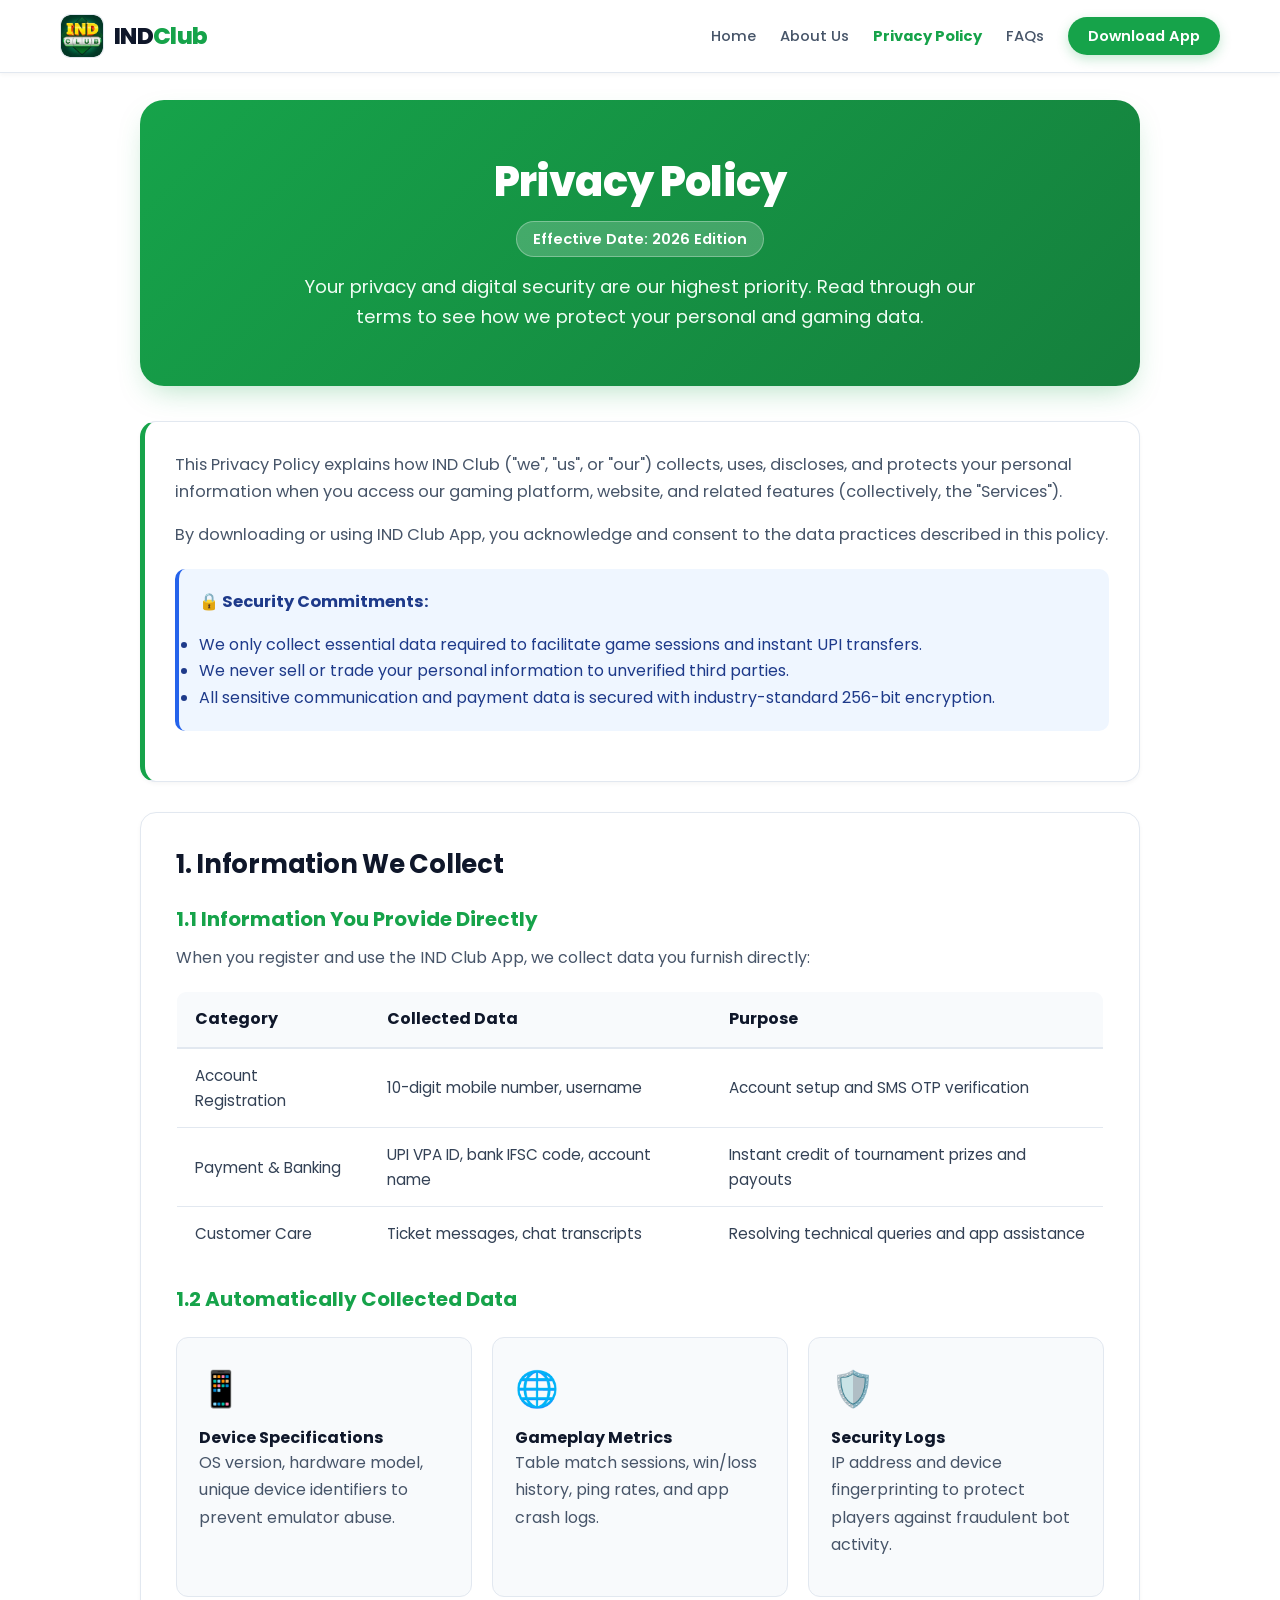
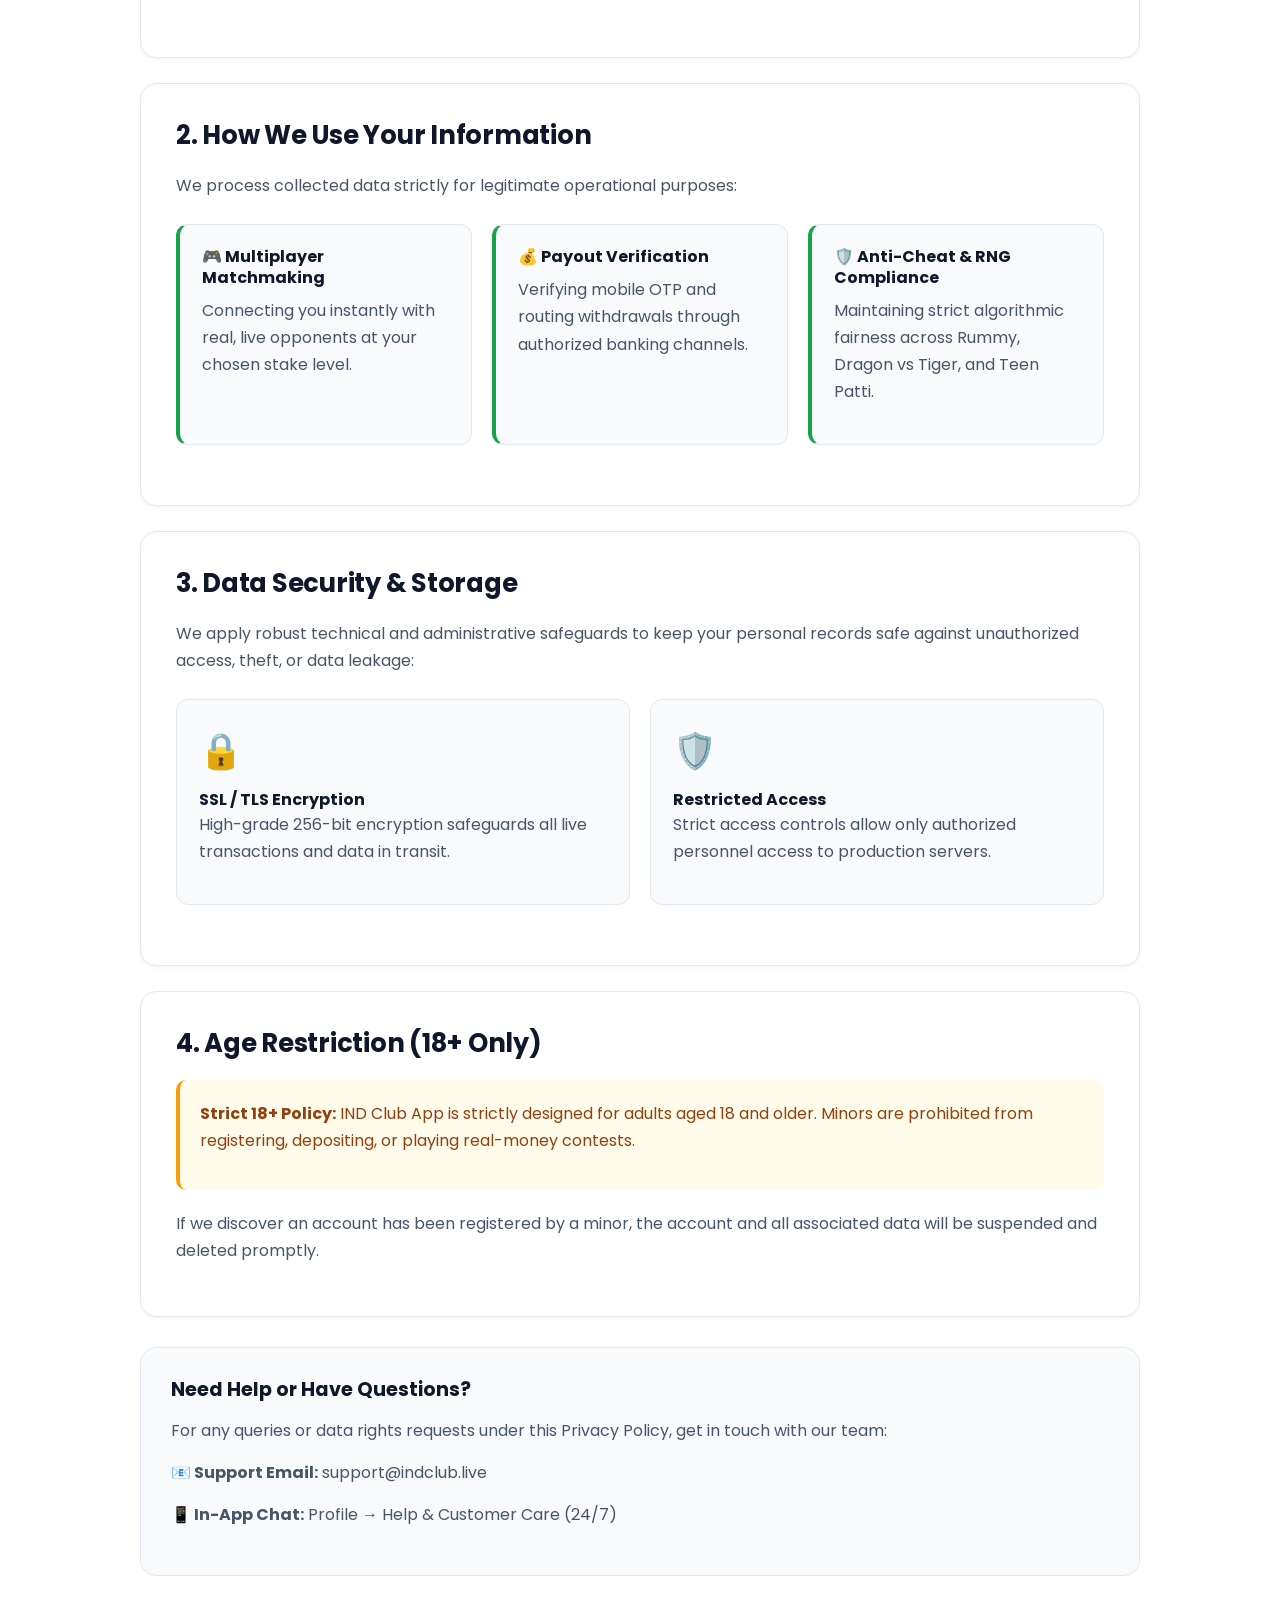
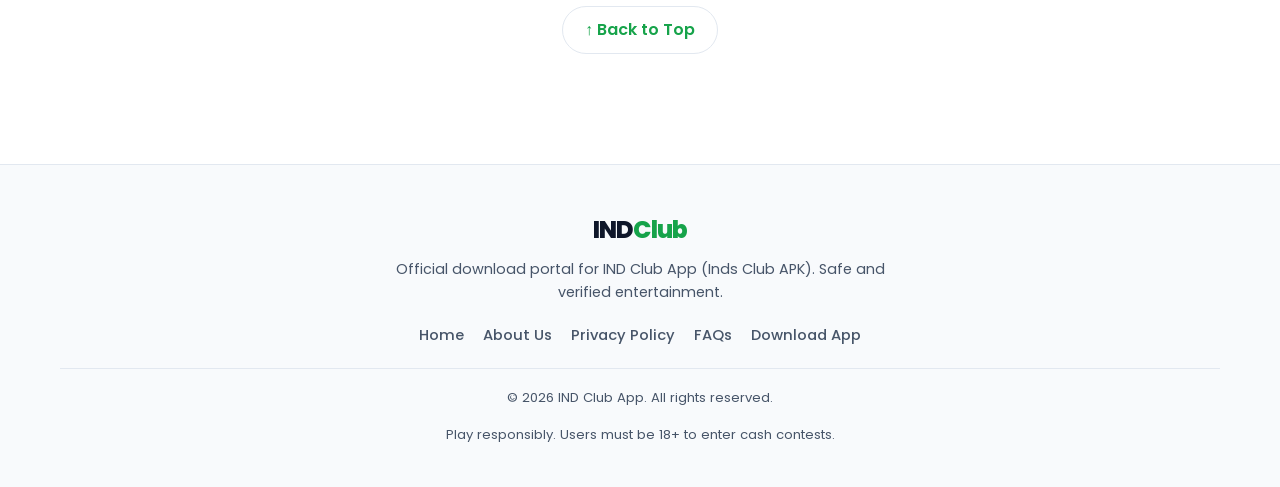
<file: privacy.html>
<!DOCTYPE html>
<html lang="en-IN">
<head>
    <meta charset="UTF-8">
    <meta http-equiv="X-UA-Compatible" content="IE=edge">
    <meta name="viewport" content="width=device-width, initial-scale=1.0">

    <title>Privacy Policy - IND Club App | Data Protection & Privacy</title>
    <meta name="description" content="IND Club App Privacy Policy. Learn how we collect, use, and protect your personal information on our official gaming platform.">
    <meta name="keywords" content="privacy policy ind club, ind club privacy, data protection, personal information, privacy terms">

    <meta name="author" content="IND Club Team">
    <meta name="publisher" content="IND Club App">
    <meta name="robots" content="index, follow, max-image-preview:large, max-snippet:-1, max-video-preview:-1">
    <meta name="googlebot" content="index, follow">

    <link rel="canonical" href="https://indclub.live/privacy.html">

    <link rel="icon" href="/images/logo.jpg" type="image/x-icon">
    <link rel="apple-touch-icon" href="/images/logo.jpg">

    <link rel="preconnect" href="https://fonts.googleapis.com">
    <link rel="preconnect" href="https://fonts.gstatic.com" crossorigin>
    <link href="https://fonts.googleapis.com/css2?family=Poppins:wght@300;400;500;600;700;800&display=swap" rel="stylesheet">
    <link rel="stylesheet" href="/style.css">

    <meta property="og:title" content="Privacy Policy - IND Club App">
    <meta property="og:description" content="Learn how IND Club App protects your privacy and handles your personal information responsibly.">
    <meta property="og:type" content="website">
    <meta property="og:url" content="https://indclub.live/privacy.html">
    <meta property="og:image" content="https://indclub.live/images/logo.jpg">
    <meta property="og:site_name" content="IND Club App">

    <meta name="theme-color" content="#ffffff">

    <script type="application/ld+json">
    {
      "@context": "https://schema.org",
      "@type": "WebPage",
      "name": "Privacy Policy",
      "description": "Privacy Policy for IND Club App",
      "publisher": {
        "@type": "Organization",
        "name": "IND Club",
        "url": "https://indclub.live"
      }
    }
    </script>

    <style>
        .privacy-page-wrapper {
            max-width: 1000px;
            margin: 0 auto;
            padding-bottom: 50px;
        }

        /* Banner Box */
        .privacy-header {
            background: linear-gradient(135deg, #16a34a 0%, #15803d 100%);
            padding: 55px 30px;
            text-align: center;
            border-radius: var(--radius-lg, 20px);
            margin: 25px 0 35px;
            box-shadow: 0 12px 30px -10px rgba(22, 163, 74, 0.35);
        }
        
        .privacy-header h1 {
            font-size: 2.6rem;
            margin-bottom: 12px;
            color: #ffffff !important;
            font-weight: 800;
            letter-spacing: -0.02em;
        }
        
        .privacy-header .effective-date {
            display: inline-block;
            background: rgba(255, 255, 255, 0.2);
            color: #ffffff !important;
            font-size: 0.92rem;
            font-weight: 600;
            padding: 5px 16px;
            border-radius: 30px;
            margin-bottom: 15px;
            border: 1px solid rgba(255, 255, 255, 0.3);
        }
        
        .privacy-header p {
            font-size: 1.15rem;
            color: #f0fdf4 !important;
            margin: 0 auto;
            max-width: 700px;
            font-weight: 400;
            line-height: 1.6;
        }
        
        /* Intro Card */
        .privacy-intro {
            background: #ffffff;
            padding: 30px;
            border-radius: var(--radius-md, 16px);
            margin-bottom: 30px;
            border: 1px solid #e2e8f0;
            border-left: 5px solid #16a34a;
            box-shadow: var(--shadow-sm, 0 2px 4px rgba(0,0,0,0.04));
        }

        .privacy-intro p {
            color: #475569;
            font-size: 1.02rem;
        }
        
        .policy-section {
            background: #ffffff;
            border: 1px solid #e2e8f0;
            border-radius: var(--radius-md, 16px);
            padding: 35px;
            margin-bottom: 25px;
            box-shadow: var(--shadow-sm, 0 2px 4px rgba(0,0,0,0.04));
        }
        
        .policy-section h2 {
            color: #0f172a;
            text-align: left;
            margin-bottom: 20px;
            font-size: 1.6rem;
        }
        
        .policy-section h3 {
            color: #16a34a;
            margin: 25px 0 12px 0;
            font-size: 1.25rem;
        }

        .policy-section p, .policy-section li {
            color: #475569;
            line-height: 1.7;
        }

        .policy-section ul {
            margin-left: 20px;
            margin-bottom: 15px;
        }
        
        .info-table {
            width: 100%;
            border-collapse: collapse;
            margin: 20px 0;
            background: #ffffff;
            border-radius: 10px;
            overflow: hidden;
            border: 1px solid #e2e8f0;
        }
        
        .info-table th {
            background: #f8fafc;
            color: #0f172a;
            padding: 14px 18px;
            text-align: left;
            font-weight: 700;
            border-bottom: 2px solid #e2e8f0;
        }
        
        .info-table td {
            padding: 14px 18px;
            border-bottom: 1px solid #e2e8f0;
            color: #334155;
            font-size: 0.95rem;
        }
        
        .info-table tr:hover {
            background: #f8fafc;
        }
        
        .highlight-box {
            background: #eff6ff;
            border-left: 4px solid #2563eb;
            padding: 20px;
            margin: 20px 0;
            border-radius: 10px;
        }

        .highlight-box p, .highlight-box li {
            color: #1e3a8a;
        }
        
        .warning-box {
            background: #fffbeb;
            border-left: 4px solid #f59e0b;
            padding: 20px;
            margin: 20px 0;
            border-radius: 10px;
        }

        .warning-box p, .warning-box li {
            color: #92400e;
        }
        
        .security-features {
            display: grid;
            grid-template-columns: repeat(auto-fit, minmax(240px, 1fr));
            gap: 20px;
            margin: 25px 0;
        }
        
        .security-feature {
            background: #f8fafc;
            padding: 22px;
            border-radius: 12px;
            border: 1px solid #e2e8f0;
        }
        
        .security-icon {
            font-size: 2.2rem;
            margin-bottom: 10px;
            display: block;
        }
        
        .rights-grid {
            display: grid;
            grid-template-columns: repeat(auto-fit, minmax(280px, 1fr));
            gap: 20px;
            margin: 25px 0;
        }
        
        .right-card {
            background: #f8fafc;
            padding: 22px;
            border-radius: 12px;
            border: 1px solid #e2e8f0;
            border-left: 4px solid #16a34a;
        }

        .right-card h4 {
            color: #0f172a;
            margin-bottom: 8px;
        }
        
        .contact-info {
            background: #f8fafc;
            border: 1px solid #e2e8f0;
            padding: 30px;
            border-radius: 16px;
            margin: 30px 0;
        }
        
        .contact-info h3 {
            color: #0f172a;
            margin-bottom: 15px;
        }

        .back-to-top {
            text-align: center;
            margin: 30px 0 10px;
        }
        
        .back-to-top a {
            color: #16a34a;
            text-decoration: none;
            display: inline-flex;
            align-items: center;
            gap: 8px;
            padding: 10px 22px;
            background: #ffffff;
            border: 1px solid #e2e8f0;
            border-radius: 50px;
            font-weight: 600;
            transition: all 0.25s;
        }
        
        .back-to-top a:hover {
            background: #16a34a;
            color: #ffffff;
            border-color: #16a34a;
        }

        @media (max-width: 768px) {
            .privacy-header {
                padding: 40px 18px;
            }

            .privacy-header h1 {
                font-size: 2rem;
            }

            .policy-section {
                padding: 24px 18px;
            }

            .info-table {
                display: block;
                overflow-x: auto;
            }

            .rights-grid, .security-features {
                grid-template-columns: 1fr;
            }
        }
    </style>
</head>

<body>
    <!-- Header -->
    <header>
        <div class="container header-content">
            <a href="https://indclub.live/" class="logo-container">
                <img 
                    src="/images/logo.jpg" 
                    alt="IND Club App Logo" 
                    class="logo-img"
                    width="44"
                    height="44"
                    loading="eager"
                    fetchpriority="high"
                >
                <span class="logo-text">IND<span>Club</span></span>
            </a>
            
            <button class="mobile-menu-btn" id="mobileMenuBtn" aria-label="Toggle navigation menu">☰</button>
            
            <nav id="mainNav">
                <ul>
                    <li><a href="https://indclub.live/">Home</a></li>
                    <li><a href="about.html">About Us</a></li>
                    <li><a href="privacy.html" style="color: #16a34a; font-weight: 700;">Privacy Policy</a></li>
                    <li><a href="https://indclub.live/#faq">FAQs</a></li>
                    <li><a href="https://indclub95.com/?code=W23WPAMW5M6&t=1788690538" target="_blank" rel="noopener noreferrer" class="nav-download-cta">Download App</a></li>
                </ul>
            </nav>
        </div>
    </header>

    <!-- Main Content -->
    <main class="container privacy-page-wrapper">
        <!-- Privacy Header Banner -->
        <section class="privacy-header">
            <h1>Privacy Policy</h1>
            <div class="effective-date">Effective Date: 2026 Edition</div>
            <p>Your privacy and digital security are our highest priority. Read through our terms to see how we protect your personal and gaming data.</p>
        </section>

        <!-- Introduction -->
        <section class="privacy-intro">
            <p>This Privacy Policy explains how IND Club ("we", "us", or "our") collects, uses, discloses, and protects your personal information when you access our gaming platform, website, and related features (collectively, the "Services").</p>
            <p>By downloading or using IND Club App, you acknowledge and consent to the data practices described in this policy.</p>
            
            <div class="highlight-box">
                <p><strong>🔒 Security Commitments:</strong></p>
                <ul>
                    <li>We only collect essential data required to facilitate game sessions and instant UPI transfers.</li>
                    <li>We never sell or trade your personal information to unverified third parties.</li>
                    <li>All sensitive communication and payment data is secured with industry-standard 256-bit encryption.</li>
                </ul>
            </div>
        </section>

        <!-- Information We Collect -->
        <section class="policy-section" id="information-collected">
            <h2>1. Information We Collect</h2>
            
            <h3>1.1 Information You Provide Directly</h3>
            <p>When you register and use the IND Club App, we collect data you furnish directly:</p>
            
            <table class="info-table">
                <thead>
                    <tr>
                        <th>Category</th>
                        <th>Collected Data</th>
                        <th>Purpose</th>
                    </tr>
                </thead>
                <tbody>
                    <tr>
                        <td>Account Registration</td>
                        <td>10-digit mobile number, username</td>
                        <td>Account setup and SMS OTP verification</td>
                    </tr>
                    <tr>
                        <td>Payment & Banking</td>
                        <td>UPI VPA ID, bank IFSC code, account name</td>
                        <td>Instant credit of tournament prizes and payouts</td>
                    </tr>
                    <tr>
                        <td>Customer Care</td>
                        <td>Ticket messages, chat transcripts</td>
                        <td>Resolving technical queries and app assistance</td>
                    </tr>
                </tbody>
            </table>

            <h3>1.2 Automatically Collected Data</h3>
            <div class="security-features">
                <div class="security-feature">
                    <span class="security-icon">📱</span>
                    <h4>Device Specifications</h4>
                    <p>OS version, hardware model, unique device identifiers to prevent emulator abuse.</p>
                </div>
                
                <div class="security-feature">
                    <span class="security-icon">🌐</span>
                    <h4>Gameplay Metrics</h4>
                    <p>Table match sessions, win/loss history, ping rates, and app crash logs.</p>
                </div>
                
                <div class="security-feature">
                    <span class="security-icon">🛡️</span>
                    <h4>Security Logs</h4>
                    <p>IP address and device fingerprinting to protect players against fraudulent bot activity.</p>
                </div>
            </div>
        </section>

        <!-- How We Use Information -->
        <section class="policy-section" id="information-use">
            <h2>2. How We Use Your Information</h2>
            <p>We process collected data strictly for legitimate operational purposes:</p>
            
            <div class="rights-grid">
                <div class="right-card">
                    <h4>🎮 Multiplayer Matchmaking</h4>
                    <p>Connecting you instantly with real, live opponents at your chosen stake level.</p>
                </div>
                
                <div class="right-card">
                    <h4>💰 Payout Verification</h4>
                    <p>Verifying mobile OTP and routing withdrawals through authorized banking channels.</p>
                </div>
                
                <div class="right-card">
                    <h4>🛡️ Anti-Cheat & RNG Compliance</h4>
                    <p>Maintaining strict algorithmic fairness across Rummy, Dragon vs Tiger, and Teen Patti.</p>
                </div>
            </div>
        </section>

        <!-- Data Security -->
        <section class="policy-section" id="data-security">
            <h2>3. Data Security & Storage</h2>
            <p>We apply robust technical and administrative safeguards to keep your personal records safe against unauthorized access, theft, or data leakage:</p>
            
            <div class="security-features">
                <div class="security-feature">
                    <span class="security-icon">🔒</span>
                    <h4>SSL / TLS Encryption</h4>
                    <p>High-grade 256-bit encryption safeguards all live transactions and data in transit.</p>
                </div>
                <div class="security-feature">
                    <span class="security-icon">🛡️</span>
                    <h4>Restricted Access</h4>
                    <p>Strict access controls allow only authorized personnel access to production servers.</p>
                </div>
            </div>
        </section>

        <!-- Children's Privacy -->
        <section class="policy-section" id="children-privacy">
            <h2>4. Age Restriction (18+ Only)</h2>
            <div class="warning-box">
                <p><strong>Strict 18+ Policy:</strong> IND Club App is strictly designed for adults aged 18 and older. Minors are prohibited from registering, depositing, or playing real-money contests.</p>
            </div>
            <p>If we discover an account has been registered by a minor, the account and all associated data will be suspended and deleted promptly.</p>
        </section>

        <!-- Contact Information -->
        <section class="contact-info">
            <h3>Need Help or Have Questions?</h3>
            <p>For any queries or data rights requests under this Privacy Policy, get in touch with our team:</p>
            <div style="margin: 15px 0;">
                <p><strong>📧 Support Email:</strong> support@indclub.live</p>
                <p><strong>📱 In-App Chat:</strong> Profile → Help & Customer Care (24/7)</p>
            </div>
        </section>

        <div class="back-to-top">
            <a href="#">↑ Back to Top</a>
        </div>
    </main>

    <!-- Footer -->
    <footer>
        <div class="container footer-content">
            <div class="footer-brand">
                <span class="logo-text">IND<span>Club</span></span>
                <p>Official download portal for IND Club App (Inds Club APK). Safe and verified entertainment.</p>
            </div>

            <div class="footer-links">
                <a href="https://indclub.live/">Home</a>
                <a href="about.html">About Us</a>
                <a href="privacy.html">Privacy Policy</a>
                <a href="https://indclub.live/#faq">FAQs</a>
                <a href="https://indclub95.com/?code=W23WPAMW5M6&t=1788690538" target="_blank" rel="noopener noreferrer">Download App</a>
            </div>
            
            <div class="disclaimer">
                <p>© 2026 IND Club App. All rights reserved.</p>
                <p>Play responsibly. Users must be 18+ to enter cash contests.</p>
            </div>
        </div>
    </footer>

    <!-- JavaScript -->
    <script>
        document.addEventListener('DOMContentLoaded', function() {
            const mobileMenuBtn = document.getElementById('mobileMenuBtn');
            const mainNav = document.getElementById('mainNav');
            
            if (mobileMenuBtn && mainNav) {
                mobileMenuBtn.addEventListener('click', () => {
                    mainNav.classList.toggle('active');
                });
                
                document.addEventListener('click', (e) => {
                    if (!mainNav.contains(e.target) && !mobileMenuBtn.contains(e.target)) {
                        mainNav.classList.remove('active');
                    }
                });
            }
        });
    </script>
</body>
</html>
</file>
<file: style.css>
/* --- Clean Modern Pure White Theme --- */
* {
    margin: 0;
    padding: 0;
    box-sizing: border-box;
}

:root {
    --bg-main: #ffffff;
    --bg-subtle: #f8fafc;
    --card-bg: #ffffff;
    --primary: #16a34a;
    --primary-hover: #15803d;
    --primary-light: #ecfdf5;
    --accent: #2563eb;
    --accent-hover: #1d4ed8;
    --text-primary: #0f172a;
    --text-secondary: #475569;
    --text-muted: #64748b;
    --border-color: #e2e8f0;
    --border-hover: #cbd5e1;
    --font-primary: 'Poppins', -apple-system, BlinkMacSystemFont, sans-serif;
    --radius-sm: 10px;
    --radius-md: 16px;
    --radius-lg: 24px;
    --shadow-sm: 0 2px 4px rgba(0, 0, 0, 0.04);
    --shadow-md: 0 10px 25px -5px rgba(0, 0, 0, 0.06), 0 8px 10px -6px rgba(0, 0, 0, 0.04);
    --shadow-lg: 0 20px 30px -10px rgba(0, 0, 0, 0.08);
    --transition: all 0.25s ease-in-out;
}

html {
    scroll-behavior: smooth;
    max-width: 100%;
    overflow-x: hidden;
}

body {
    font-family: var(--font-primary);
    line-height: 1.65;
    color: var(--text-primary);
    background-color: var(--bg-main);
    padding-top: 75px;
    overflow-x: hidden;
    position: relative;
    width: 100%;
}

/* Typography */
h1, h2, h3, h4 {
    color: var(--text-primary);
    font-weight: 700;
    line-height: 1.3;
}

h1 { font-size: 2.25rem; letter-spacing: -0.02em; }
h2 { font-size: 1.85rem; letter-spacing: -0.01em; margin-bottom: 0.5rem; text-align: center; }
h3 { font-size: 1.2rem; margin-bottom: 0.5rem; }
p { margin-bottom: 1rem; color: var(--text-secondary); }

.container {
    width: 92%;
    max-width: 1160px;
    margin: 0 auto;
}

/* Header */
header {
    background: rgba(255, 255, 255, 0.96);
    backdrop-filter: blur(10px);
    position: fixed;
    top: 0;
    width: 100%;
    z-index: 1000;
    border-bottom: 1px solid var(--border-color);
    box-shadow: var(--shadow-sm);
}

.header-content {
    display: flex;
    justify-content: space-between;
    align-items: center;
    padding: 14px 0;
}

.logo-container {
    display: flex;
    align-items: center;
    gap: 10px;
    text-decoration: none;
}

.logo-img {
    border-radius: 10px;
    object-fit: cover;
    border: 1px solid var(--border-color);
}

.logo-text {
    font-size: 1.45rem;
    font-weight: 800;
    color: var(--text-primary);
    letter-spacing: -0.03em;
}

.logo-text span {
    color: var(--primary);
}

nav ul {
    display: flex;
    list-style: none;
    gap: 1.5rem;
    align-items: center;
}

nav a {
    color: var(--text-secondary);
    font-weight: 500;
    font-size: 0.92rem;
    text-decoration: none;
    transition: var(--transition);
}

nav a:hover {
    color: var(--primary);
}

.nav-download-cta {
    background: var(--primary);
    color: #ffffff !important;
    padding: 9px 20px;
    border-radius: 50px;
    font-weight: 600 !important;
    box-shadow: 0 4px 12px rgba(22, 163, 74, 0.25);
    transition: var(--transition);
}

.nav-download-cta:hover {
    background: var(--primary-hover);
    transform: translateY(-1px);
}

.mobile-menu-btn {
    display: none;
    background: none;
    border: none;
    color: var(--text-primary);
    font-size: 1.75rem;
    cursor: pointer;
}

/* Hero Section */
.hero {
    display: grid;
    grid-template-columns: 1.15fr 0.85fr;
    gap: 35px;
    align-items: center;
    background: linear-gradient(180deg, var(--bg-subtle) 0%, #ffffff 100%);
    border: 1px solid var(--border-color);
    border-radius: var(--radius-lg);
    padding: 3.5rem 2.8rem;
    margin-top: 1.5rem;
    margin-bottom: 3rem;
    box-shadow: var(--shadow-sm);
}

.hero-badge {
    background: var(--primary-light);
    color: var(--primary);
    padding: 6px 14px;
    font-size: 0.82rem;
    font-weight: 600;
    border-radius: 30px;
    display: inline-block;
    margin-bottom: 16px;
    border: 1px solid #bbf7d0;
}

.hero h1 {
    margin-bottom: 1.1rem;
}

.hero p {
    font-size: 1.05rem;
    line-height: 1.7;
    margin-bottom: 1.8rem;
}

.hero-download-btn {
    display: inline-flex;
    align-items: center;
    gap: 0.75rem;
    background: var(--primary);
    color: #ffffff;
    padding: 1.05rem 2.4rem;
    border-radius: 50px;
    font-weight: 700;
    font-size: 1.08rem;
    text-decoration: none;
    box-shadow: 0 10px 25px rgba(22, 163, 74, 0.25);
    transition: var(--transition);
    margin-bottom: 1.2rem;
}

.hero-download-btn:hover {
    background: var(--primary-hover);
    transform: translateY(-2px);
    box-shadow: 0 14px 28px rgba(22, 163, 74, 0.35);
}

.download-note {
    font-size: 0.85rem;
    color: var(--text-muted);
    font-weight: 500;
}

/* Floating Live Widgets */
.interactive-hero-box {
    position: relative;
    display: flex;
    flex-direction: column;
    align-items: center;
    justify-content: center;
    min-height: 340px;
    padding: 10px;
    width: 100%;
}

.floating-jackpot-card {
    position: absolute;
    top: -15px;
    right: 15px;
    background: #ffffff;
    border: 1px solid #fed7aa;
    padding: 10px 18px;
    border-radius: var(--radius-sm);
    display: flex;
    align-items: center;
    gap: 12px;
    box-shadow: var(--shadow-md);
    z-index: 3;
}

.jackpot-icon { font-size: 1.8rem; }
.jackpot-details { display: flex; flex-direction: column; text-align: left; }
.jackpot-label { font-size: 0.7rem; font-weight: 700; color: #ea580c; letter-spacing: 0.5px; }
.jackpot-amount { font-size: 1.3rem; font-weight: 800; color: var(--text-primary); }

.hot-now-card {
    background: #ffffff;
    border: 1px solid var(--border-color);
    border-radius: var(--radius-md);
    padding: 22px;
    width: 92%;
    max-width: 320px;
    box-shadow: var(--shadow-md);
    margin-top: 35px;
}

.hot-header {
    display: flex;
    justify-content: space-between;
    align-items: center;
    margin-bottom: 14px;
    padding-bottom: 10px;
    border-bottom: 1px solid var(--border-color);
}

.hot-title { display: flex; align-items: center; gap: 6px; font-size: 0.95rem; color: var(--text-primary); }
.live-pulse-badge {
    font-size: 0.7rem;
    font-weight: 700;
    color: #dc2626;
    background: #fee2e2;
    padding: 3px 8px;
    border-radius: 20px;
}

.hot-game-row { display: flex; align-items: center; gap: 12px; padding: 10px 0; text-align: left; }
.hot-game-row:not(:last-child) { border-bottom: 1px solid var(--border-color); }

.mini-app-badge {
    width: 38px;
    height: 38px;
    border-radius: 10px;
    display: flex;
    align-items: center;
    justify-content: center;
    font-weight: 800;
    font-size: 0.85rem;
    color: #ffffff;
}

.red-badge { background: linear-gradient(135deg, #ef4444, #dc2626); }
.green-badge { background: linear-gradient(135deg, #10b981, #059669); }
.blue-badge { background: linear-gradient(135deg, #3b82f6, #1d4ed8); }

.hot-game-text { display: flex; flex-direction: column; }
.hot-game-text strong { font-size: 0.9rem; color: var(--text-primary); }
.hot-game-text small { font-size: 0.76rem; color: var(--text-muted); }

.online-players-badge {
    position: absolute;
    bottom: -15px;
    right: 15px;
    background: #ffffff;
    border: 1px solid var(--border-color);
    padding: 8px 18px;
    border-radius: 50px;
    display: flex;
    align-items: center;
    gap: 10px;
    box-shadow: var(--shadow-md);
    z-index: 3;
}

.pulse-dot {
    width: 10px;
    height: 10px;
    background: var(--primary);
    border-radius: 50%;
    box-shadow: 0 0 0 3px rgba(22, 163, 74, 0.2);
}

.online-text { display: flex; flex-direction: column; text-align: left; }
.online-text strong { font-size: 0.82rem; color: var(--text-primary); }
.online-text small { font-size: 0.68rem; color: var(--text-muted); }

/* Smooth Floating Animations */
.float-anim {
    animation: floatingUpDown 3.5s ease-in-out infinite;
}

.float-anim-slow {
    animation: floatingUpDown 4.5s ease-in-out infinite reverse;
}

@keyframes floatingUpDown {
    0% { transform: translateY(0px); }
    50% { transform: translateY(-7px); }
    100% { transform: translateY(0px); }
}

/* Specs Table */
.section-title-wrap {
    text-align: center;
    margin-bottom: 2rem;
}

.section-subtitle {
    color: var(--text-muted);
    font-size: 1rem;
    margin-top: 4px;
}

.specs-table-wrapper {
    background: #ffffff;
    border: 1px solid var(--border-color);
    border-radius: var(--radius-md);
    overflow-x: auto;
    margin: 1.5rem auto 2.5rem;
    max-width: 820px;
    box-shadow: var(--shadow-sm);
}

.specs-table {
    width: 100%;
    border-collapse: collapse;
    text-align: left;
    font-size: 0.95rem;
}

.specs-table tr {
    border-bottom: 1px solid var(--border-color);
}

.specs-table tr:last-child {
    border-bottom: none;
}

.specs-table td {
    padding: 15px 22px;
    color: var(--text-primary);
}

.specs-table td:first-child {
    color: var(--text-muted);
    width: 38%;
    background: var(--bg-subtle);
    font-weight: 500;
}

.highlight-green { color: var(--primary); font-weight: 700; }

/* Content Sections */
main { margin-bottom: 3rem; }

.content-section {
    padding: 3rem 0;
    border-bottom: 1px solid var(--border-color);
}

/* Grids */
.features-grid, .games-grid {
    display: grid;
    grid-template-columns: repeat(auto-fit, minmax(260px, 1fr));
    gap: 22px;
    margin: 25px 0;
}

.feature-card, .game-card {
    background: #ffffff;
    padding: 24px;
    border-radius: var(--radius-md);
    border: 1px solid var(--border-color);
    box-shadow: var(--shadow-sm);
    transition: var(--transition);
}

.feature-card:hover, .game-card:hover {
    transform: translateY(-3px);
    border-color: var(--border-hover);
    box-shadow: var(--shadow-md);
}

.feature-icon {
    font-size: 2rem;
    margin-bottom: 12px;
}

/* Steps */
.steps-container, .guide-container {
    display: flex;
    flex-wrap: wrap;
    gap: 20px;
    margin: 25px 0;
}

.step, .guide-step {
    flex: 1;
    min-width: 230px;
    padding: 24px;
    background: #ffffff;
    border-radius: var(--radius-md);
    border: 1px solid var(--border-color);
    box-shadow: var(--shadow-sm);
}

.step-number {
    width: 40px;
    height: 40px;
    background: var(--primary-light);
    color: var(--primary);
    border-radius: 50%;
    display: flex;
    align-items: center;
    justify-content: center;
    font-weight: 800;
    margin-bottom: 14px;
    border: 1px solid #bbf7d0;
}

.guide-icon {
    font-size: 1.8rem;
    margin-bottom: 10px;
}

/* Main Download Box */
.main-download-section {
    text-align: center;
    margin: 40px 0 20px;
    padding: 40px 24px;
    background: linear-gradient(180deg, var(--bg-subtle) 0%, #ffffff 100%);
    border-radius: var(--radius-lg);
    border: 1px solid var(--border-color);
    box-shadow: var(--shadow-sm);
}

.main-download-btn {
    display: flex;
    align-items: center;
    justify-content: center;
    gap: 15px;
    background: var(--primary);
    color: #ffffff;
    padding: 18px 32px;
    border-radius: 50px;
    text-decoration: none;
    font-size: 1.15rem;
    margin: 20px auto;
    max-width: 540px;
    font-weight: 700;
    box-shadow: 0 10px 25px rgba(22, 163, 74, 0.25);
    transition: var(--transition);
}

.main-download-btn:hover {
    background: var(--primary-hover);
    transform: translateY(-2px);
    box-shadow: 0 14px 30px rgba(22, 163, 74, 0.35);
}

.main-download-btn small {
    display: block;
    font-size: 0.82rem;
    font-weight: 400;
    opacity: 0.9;
}

.download-icon-large { font-size: 2.2rem; }
.file-size { color: var(--text-muted); font-size: 0.85rem; font-weight: 500; }

.text-center { text-align: center; }

/* CTAs */
.cta-button {
    display: inline-block;
    background: var(--primary);
    color: #ffffff;
    padding: 14px 32px;
    border-radius: 50px;
    text-decoration: none;
    font-weight: 700;
    margin: 15px 0;
    box-shadow: 0 6px 18px rgba(22, 163, 74, 0.2);
    transition: var(--transition);
}

.cta-button:hover {
    background: var(--primary-hover);
    transform: translateY(-2px);
}

/* FAQs */
.faq-item {
    background: #ffffff;
    border: 1px solid var(--border-color);
    border-radius: var(--radius-sm);
    padding: 20px;
    margin-bottom: 14px;
    box-shadow: var(--shadow-sm);
}

.faq-question {
    color: var(--text-primary);
    font-size: 1.05rem;
    font-weight: 600;
    margin-bottom: 8px;
}

.faq-answer {
    color: var(--text-secondary);
    font-size: 0.94rem;
    line-height: 1.6;
}

/* Legal Notice */
.legal-notice {
    background: #fffbeb;
    border: 1px solid #fef3c7;
    padding: 24px;
    border-radius: var(--radius-md);
}

.legal-notice h3 {
    color: #b45309;
    font-size: 1.15rem;
    margin-bottom: 10px;
}

.legal-notice ul {
    margin-left: 20px;
    color: #92400e;
    font-size: 0.9rem;
    line-height: 1.8;
}

/* Floating Mobile Button */
.floating-download-btn {
    position: fixed;
    bottom: 20px;
    right: 20px;
    background: var(--primary);
    color: #ffffff;
    padding: 12px 24px;
    border-radius: 50px;
    font-weight: 700;
    text-decoration: none;
    display: flex;
    align-items: center;
    gap: 8px;
    box-shadow: 0 10px 25px rgba(22, 163, 74, 0.4);
    z-index: 999;
    transition: var(--transition);
}

.floating-download-btn:hover {
    background: var(--primary-hover);
}

/* Footer */
footer {
    background: var(--bg-subtle);
    border-top: 1px solid var(--border-color);
    padding: 45px 0 25px;
    margin-top: 50px;
    text-align: center;
}

.footer-brand .logo-text {
    font-size: 1.5rem;
    margin-bottom: 8px;
    display: inline-block;
}

.footer-brand p {
    font-size: 0.9rem;
    max-width: 500px;
    margin: 0 auto 18px;
}

.footer-links {
    display: flex;
    justify-content: center;
    flex-wrap: wrap;
    gap: 1.2rem;
    margin-bottom: 20px;
}

.footer-links a {
    color: var(--text-secondary);
    text-decoration: none;
    font-size: 0.92rem;
    font-weight: 500;
    transition: var(--transition);
}

.footer-links a:hover {
    color: var(--primary);
}

.disclaimer {
    color: var(--text-muted);
    font-size: 0.82rem;
    border-top: 1px solid var(--border-color);
    padding-top: 18px;
    margin-top: 15px;
}

/* Responsiveness */
@media (max-width: 900px) {
    .hero {
        grid-template-columns: 1fr;
        text-align: center;
        padding: 2.5rem 1.4rem;
    }

    .hero-content {
        margin-bottom: 20px;
    }

    .floating-jackpot-card {
        position: static;
        margin-bottom: 14px;
        width: 100%;
        max-width: 320px;
        justify-content: center;
    }

    .online-players-badge {
        position: static;
        margin-top: 15px;
        width: fit-content;
        margin-left: auto;
        margin-right: auto;
    }

    .hot-now-card {
        margin-top: 0;
        width: 100%;
        max-width: 320px;
    }
}

@media (max-width: 768px) {
    body { padding-top: 70px; }
    .hero h1 { font-size: 1.75rem; }
    .mobile-menu-btn { display: block; }

    nav {
        position: absolute;
        top: 100%;
        left: 0;
        width: 100%;
        background-color: #ffffff;
        padding: 1.5rem;
        display: none;
        box-shadow: var(--shadow-md);
        border-bottom: 1px solid var(--border-color);
    }

    nav.active { display: block; }
    nav ul { flex-direction: column; gap: 1.1rem; }

    .features-grid, .games-grid {
        grid-template-columns: 1fr;
    }

    .steps-container, .guide-container {
        flex-direction: column;
    }

    .main-download-btn {
        flex-direction: column;
        padding: 16px;
    }

    .floating-download-btn {
        left: 20px;
        right: 20px;
        justify-content: center;
    }
}
</file>
